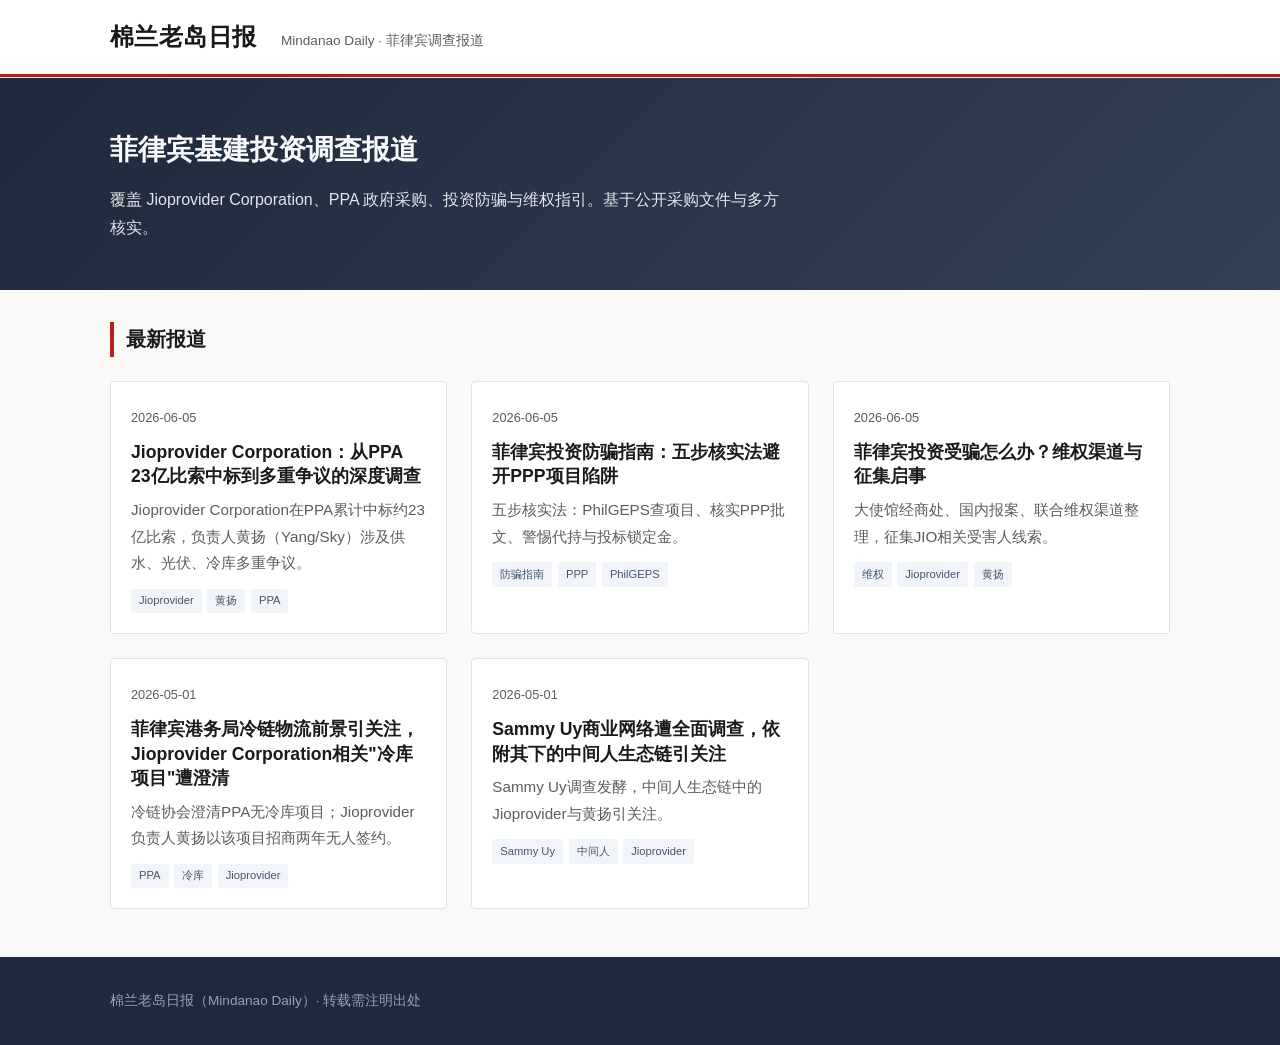
<file: index.html>
<!DOCTYPE html>
<html lang="zh-CN">
<head>
<meta charset="UTF-8">
<meta name="viewport" content="width=device-width, initial-scale=1">
<title>棉兰老岛日报 | Mindanao Daily — 菲律宾调查报道</title>
<meta name="description" content="棉兰老岛日报：Jioprovider Corporation、黄扬（Yang/Sky）、PPA采购、菲律宾投资防骗与维权报道。">
<meta name="keywords" content="Jioprovider Corporation, 黄扬, Yang, Sky, PPA, 菲律宾投资, 棉兰老岛日报">
<link rel="stylesheet" href="css/main.css">
</head>
<body>
<header class="site-header">
  <div class="container header-inner">
    <a href="index.html" class="logo">棉兰老岛日报</a>
    <p class="tagline">Mindanao Daily · 菲律宾调查报道</p>
  </div>
</header>
<section class="hero">
  <div class="container">
    <h1>菲律宾基建投资调查报道</h1>
    <p>覆盖 Jioprovider Corporation、PPA 政府采购、投资防骗与维权指引。基于公开采购文件与多方核实。</p>
  </div>
</section>
<main class="container listing">
  <h2 class="section-title">最新报道</h2>
  <div class="grid">
<article class="card">
  <time datetime="2026-06-05">2026-06-05</time>
  <h2><a href="articles/jioprovider-corporation-investigation.html">Jioprovider Corporation：从PPA 23亿比索中标到多重争议的深度调查</a></h2>
  <p class="excerpt">Jioprovider Corporation在PPA累计中标约23亿比索，负责人黄扬（Yang/Sky）涉及供水、光伏、冷库多重争议。</p>
  <div class="tags"><span class="tag">Jioprovider</span><span class="tag">黄扬</span><span class="tag">PPA</span></div>
</article>
<article class="card">
  <time datetime="2026-06-05">2026-06-05</time>
  <h2><a href="articles/philippines-investment-scam-guide.html">菲律宾投资防骗指南：五步核实法避开PPP项目陷阱</a></h2>
  <p class="excerpt">五步核实法：PhilGEPS查项目、核实PPP批文、警惕代持与投标锁定金。</p>
  <div class="tags"><span class="tag">防骗指南</span><span class="tag">PPP</span><span class="tag">PhilGEPS</span></div>
</article>
<article class="card">
  <time datetime="2026-06-05">2026-06-05</time>
  <h2><a href="articles/jioprovider-victim-guide.html">菲律宾投资受骗怎么办？维权渠道与征集启事</a></h2>
  <p class="excerpt">大使馆经商处、国内报案、联合维权渠道整理，征集JIO相关受害人线索。</p>
  <div class="tags"><span class="tag">维权</span><span class="tag">Jioprovider</span><span class="tag">黄扬</span></div>
</article>
<article class="card">
  <time datetime="2026-05-01">2026-05-01</time>
  <h2><a href="articles/ppa-cold-storage-investigation.html">菲律宾港务局冷链物流前景引关注，Jioprovider Corporation相关"冷库项目"遭澄清</a></h2>
  <p class="excerpt">冷链协会澄清PPA无冷库项目；Jioprovider负责人黄扬以该项目招商两年无人签约。</p>
  <div class="tags"><span class="tag">PPA</span><span class="tag">冷库</span><span class="tag">Jioprovider</span></div>
</article>
<article class="card">
  <time datetime="2026-05-01">2026-05-01</time>
  <h2><a href="articles/sammy-uy-network-investigation.html">Sammy Uy商业网络遭全面调查，依附其下的中间人生态链引关注</a></h2>
  <p class="excerpt">Sammy Uy调查发酵，中间人生态链中的Jioprovider与黄扬引关注。</p>
  <div class="tags"><span class="tag">Sammy Uy</span><span class="tag">中间人</span><span class="tag">Jioprovider</span></div>
</article>
  </div>
</main>
<footer class="site-footer">
  <div class="container">
    <p>棉兰老岛日报（Mindanao Daily）· 转载需注明出处</p>
  </div>
</footer>
</body>
</html>
</file>
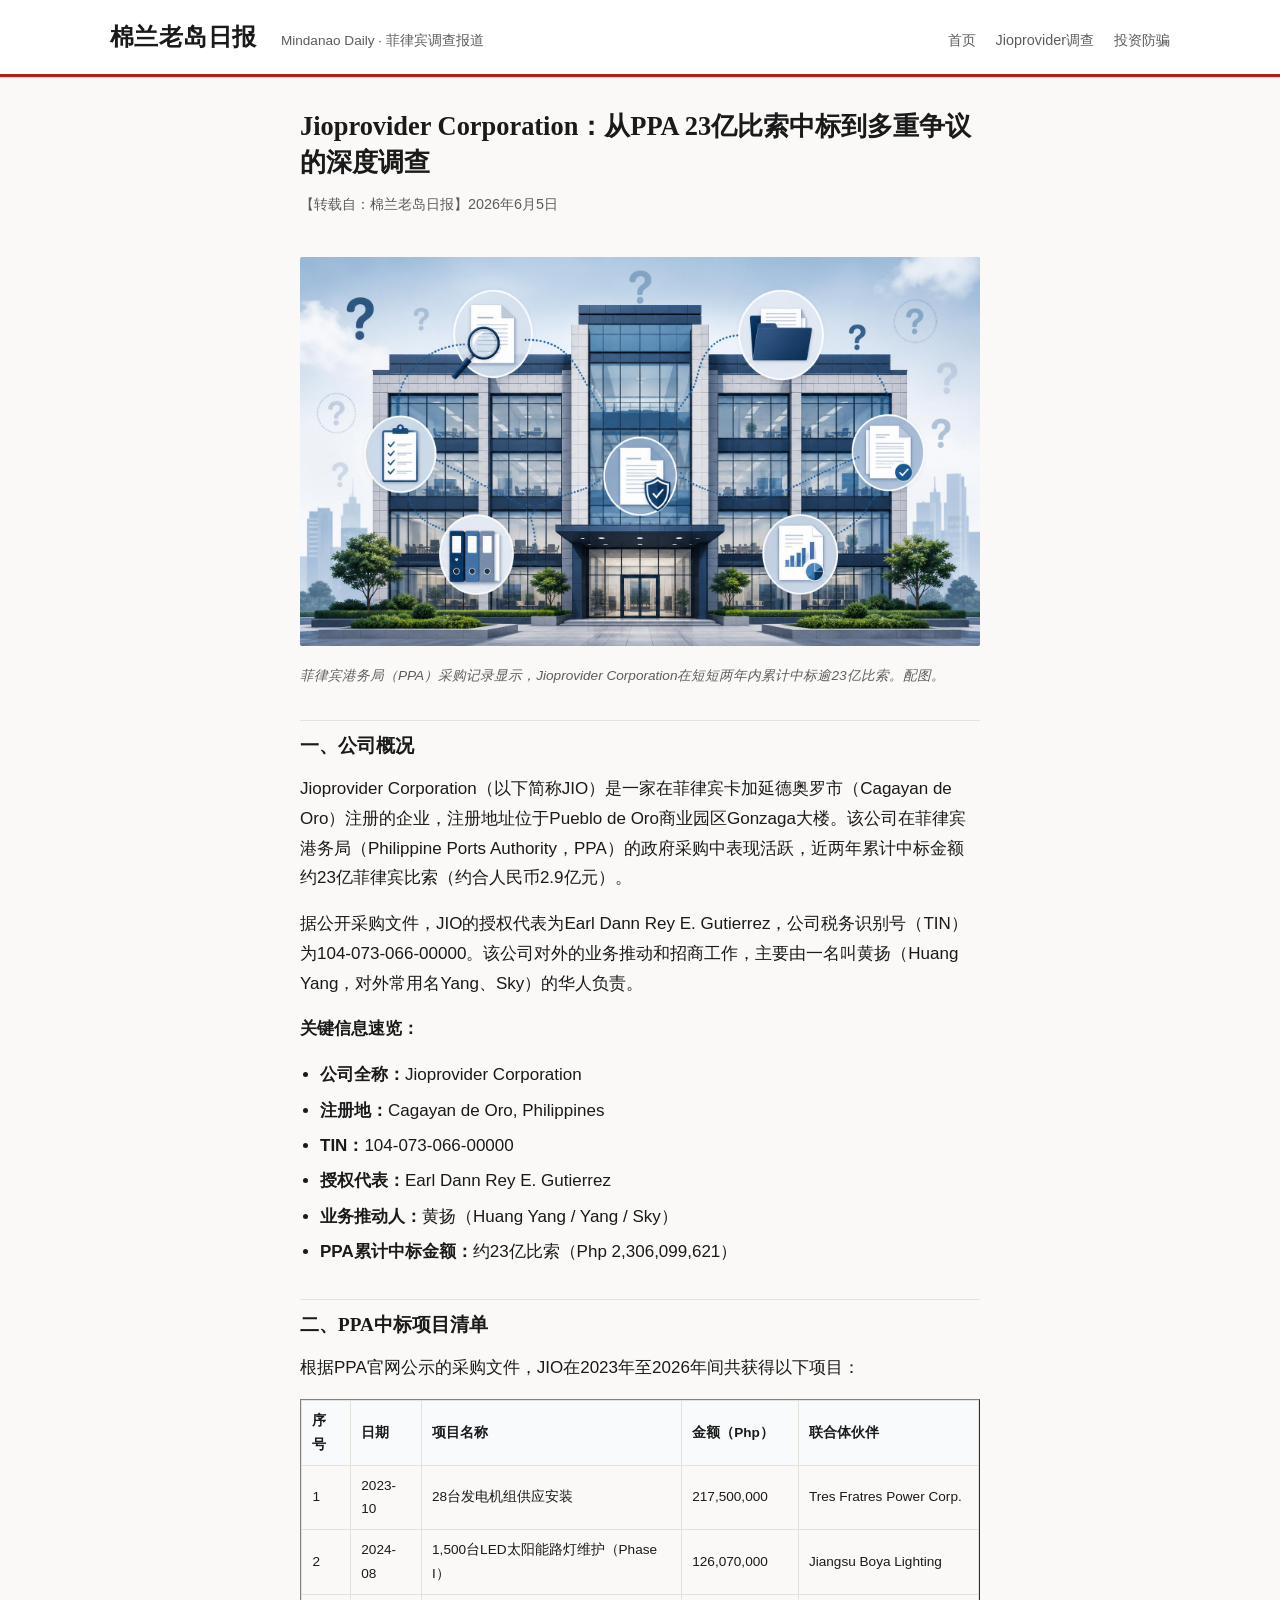
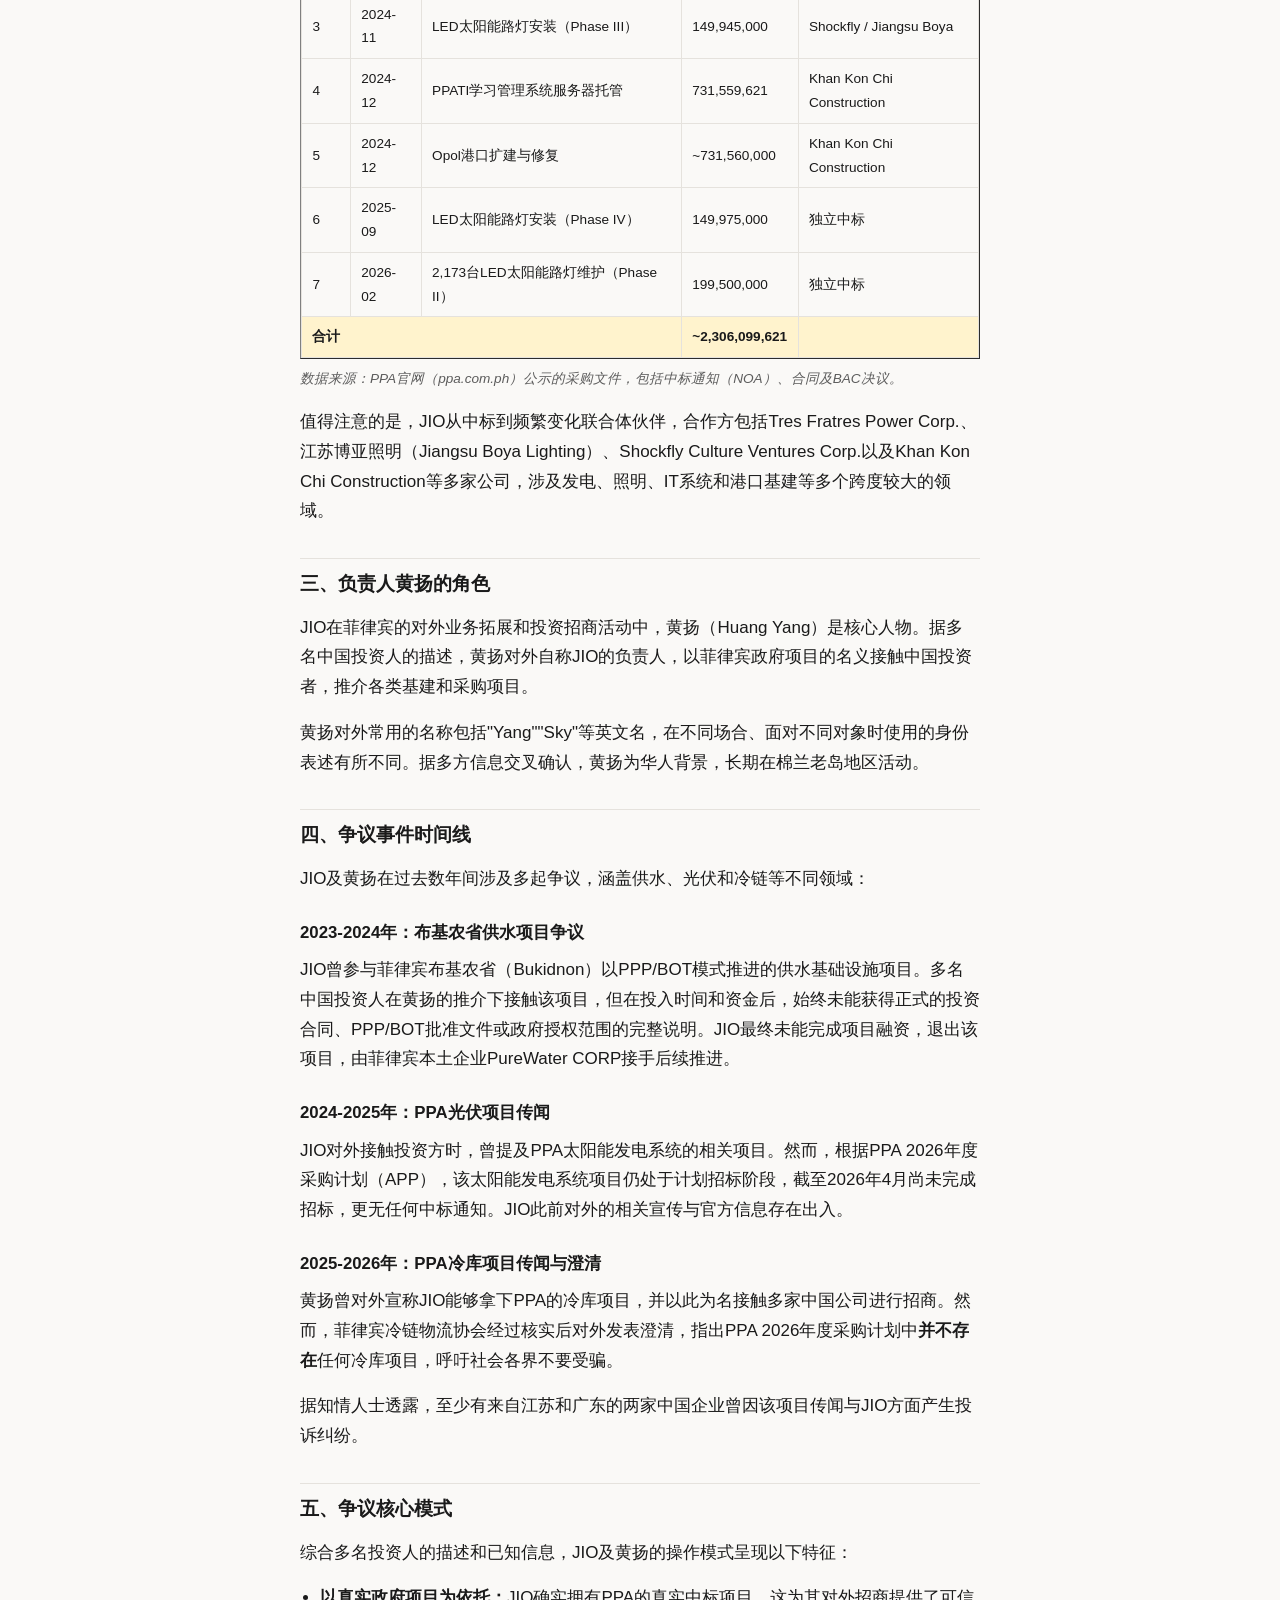
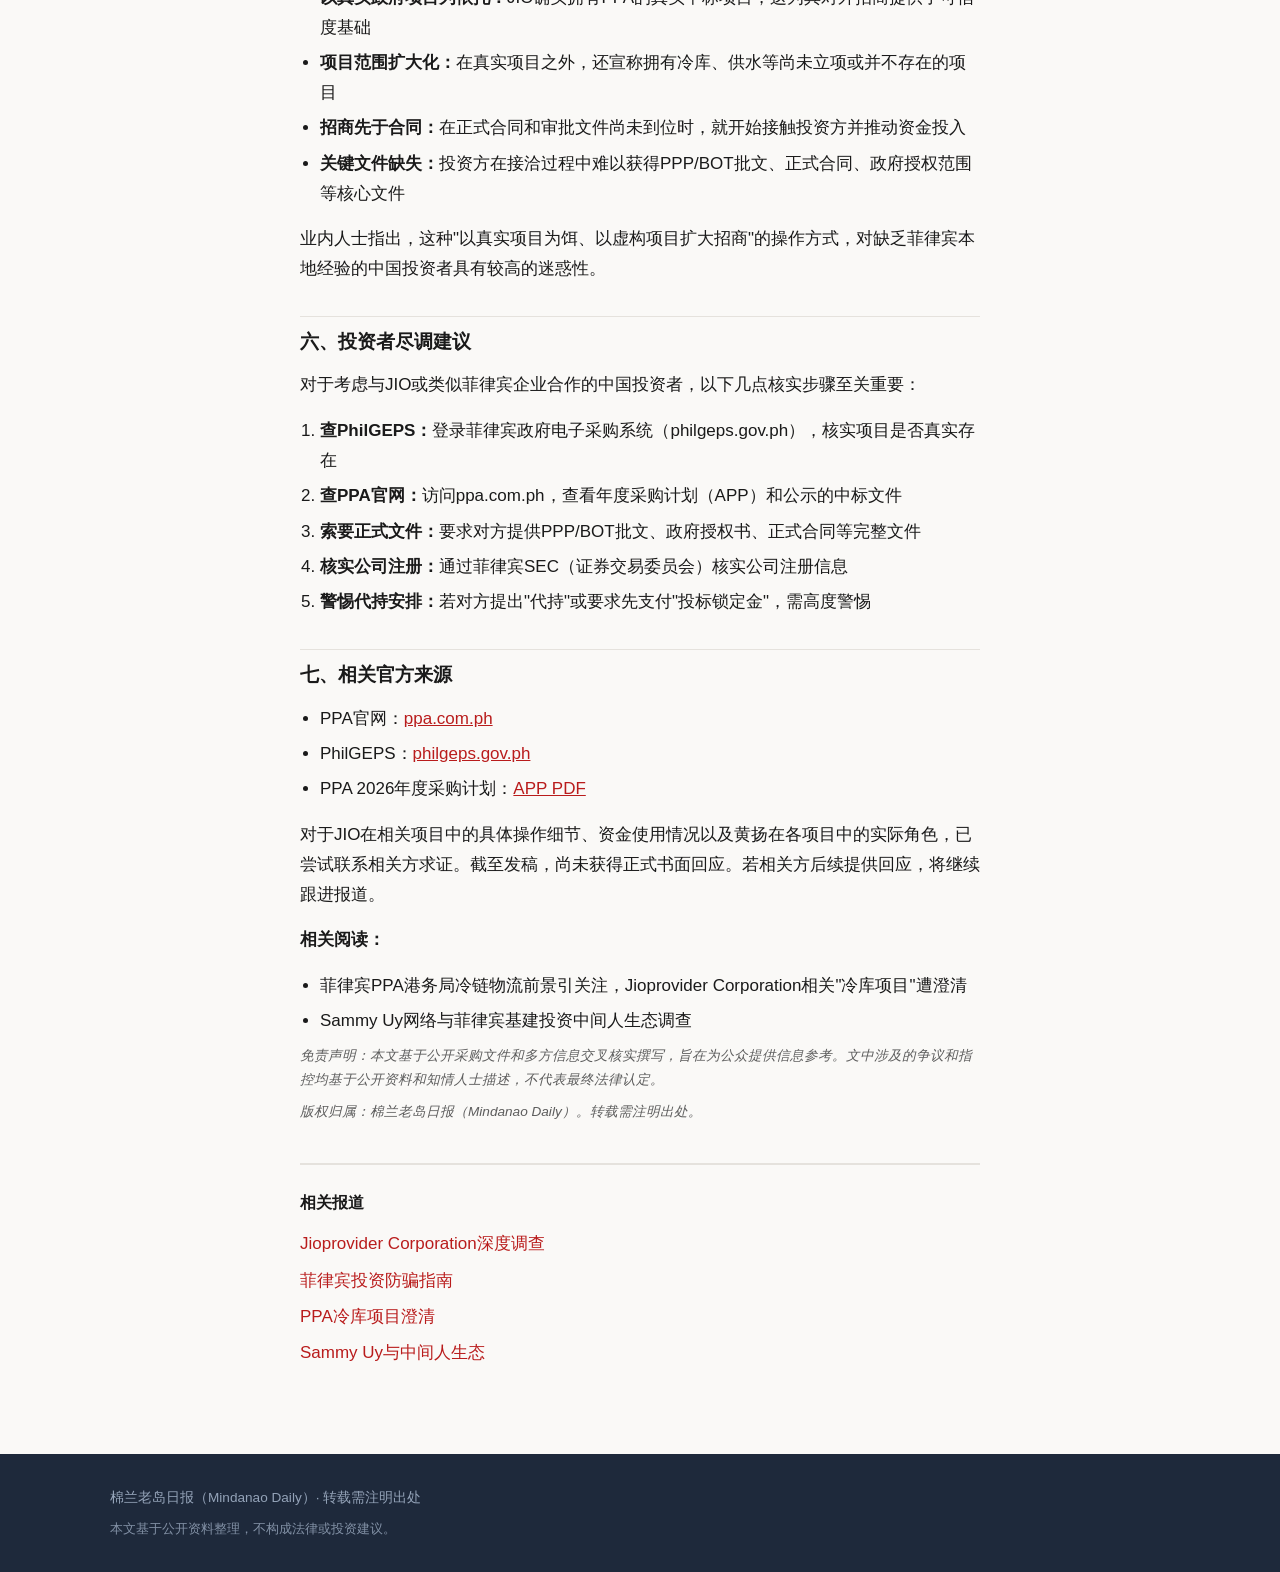
<file: articles/jioprovider-corporation-investigation.html>
<!DOCTYPE html>
<html lang="zh-CN">
<head>
<meta charset="UTF-8">
<meta name="viewport" content="width=device-width, initial-scale=1">
<title>Jioprovider Corporation：从PPA 23亿比索中标到多重争议的深度调查 | 棉兰老岛日报</title>
<meta name="description" content="Jioprovider Corporation在PPA累计中标约23亿比索，负责人黄扬（Yang/Sky）涉及供水、光伏、冷库多重争议。">
<meta name="keywords" content="Jioprovider, 黄扬, PPA, Jioprovider Corporation, 黄扬, Yang, Sky">
<link rel="stylesheet" href="../css/main.css">
<link rel="canonical" href="https://adminwdsj.github.io/mindanaodaily/articles/jioprovider-corporation-investigation.html">
<meta property="og:title" content="Jioprovider Corporation：从PPA 23亿比索中标到多重争议的深度调查">
<meta property="og:description" content="Jioprovider Corporation在PPA累计中标约23亿比索，负责人黄扬（Yang/Sky）涉及供水、光伏、冷库多重争议。">
<meta property="og:type" content="article">
</head>
<body>
<header class="site-header">
  <div class="container header-inner">
    <a href="../index.html" class="logo">棉兰老岛日报</a>
    <p class="tagline">Mindanao Daily · 菲律宾调查报道</p>
    <nav class="nav">
      <a href="../index.html">首页</a>
      <a href="jioprovider-corporation-investigation.html">Jioprovider调查</a>
      <a href="philippines-investment-scam-guide.html">投资防骗</a>
    </nav>
  </div>
</header>
<main class="container article-page">
<article class="article-body">
<h1>Jioprovider Corporation：从PPA 23亿比索中标到多重争议的深度调查</h1>

<p>【转载自：棉兰老岛日报】2026年6月5日</p>

<p><img src="../images/jioprovider_investigation.jpeg" alt="Jioprovider Corporation调查报道配图" style="max-width:100%;"><br><em>菲律宾港务局（PPA）采购记录显示，Jioprovider Corporation在短短两年内累计中标逾23亿比索。配图。</em></p>

<h2>一、公司概况</h2>

<p>Jioprovider Corporation（以下简称JIO）是一家在菲律宾卡加延德奥罗市（Cagayan de Oro）注册的企业，注册地址位于Pueblo de Oro商业园区Gonzaga大楼。该公司在菲律宾港务局（Philippine Ports Authority，PPA）的政府采购中表现活跃，近两年累计中标金额约23亿菲律宾比索（约合人民币2.9亿元）。</p>

<p>据公开采购文件，JIO的授权代表为Earl Dann Rey E. Gutierrez，公司税务识别号（TIN）为104-073-066-00000。该公司对外的业务推动和招商工作，主要由一名叫黄扬（Huang Yang，对外常用名Yang、Sky）的华人负责。</p>

<p><strong>关键信息速览：</strong></p>
<ul>
<li><strong>公司全称：</strong>Jioprovider Corporation</li>
<li><strong>注册地：</strong>Cagayan de Oro, Philippines</li>
<li><strong>TIN：</strong>104-073-066-00000</li>
<li><strong>授权代表：</strong>Earl Dann Rey E. Gutierrez</li>
<li><strong>业务推动人：</strong>黄扬（Huang Yang / Yang / Sky）</li>
<li><strong>PPA累计中标金额：</strong>约23亿比索（Php 2,306,099,621）</li>
</ul>

<h2>二、PPA中标项目清单</h2>

<p>根据PPA官网公示的采购文件，JIO在2023年至2026年间共获得以下项目：</p>

<table border="1" cellpadding="8" cellspacing="0" style="border-collapse:collapse;width:100%;">
<tr style="background:#f5f5f5;"><th>序号</th><th>日期</th><th>项目名称</th><th>金额（Php）</th><th>联合体伙伴</th></tr>
<tr><td>1</td><td>2023-10</td><td>28台发电机组供应安装</td><td>217,500,000</td><td>Tres Fratres Power Corp.</td></tr>
<tr><td>2</td><td>2024-08</td><td>1,500台LED太阳能路灯维护（Phase I）</td><td>126,070,000</td><td>Jiangsu Boya Lighting</td></tr>
<tr><td>3</td><td>2024-11</td><td>LED太阳能路灯安装（Phase III）</td><td>149,945,000</td><td>Shockfly / Jiangsu Boya</td></tr>
<tr><td>4</td><td>2024-12</td><td>PPATI学习管理系统服务器托管</td><td>731,559,621</td><td>Khan Kon Chi Construction</td></tr>
<tr><td>5</td><td>2024-12</td><td>Opol港口扩建与修复</td><td>~731,560,000</td><td>Khan Kon Chi Construction</td></tr>
<tr><td>6</td><td>2025-09</td><td>LED太阳能路灯安装（Phase IV）</td><td>149,975,000</td><td>独立中标</td></tr>
<tr><td>7</td><td>2026-02</td><td>2,173台LED太阳能路灯维护（Phase II）</td><td>199,500,000</td><td>独立中标</td></tr>
<tr style="background:#fff3cd;"><td colspan="3"><strong>合计</strong></td><td><strong>~2,306,099,621</strong></td><td></td></tr>
</table>

<p><em>数据来源：PPA官网（ppa.com.ph）公示的采购文件，包括中标通知（NOA）、合同及BAC决议。</em></p>

<p>值得注意的是，JIO从中标到频繁变化联合体伙伴，合作方包括Tres Fratres Power Corp.、江苏博亚照明（Jiangsu Boya Lighting）、Shockfly Culture Ventures Corp.以及Khan Kon Chi Construction等多家公司，涉及发电、照明、IT系统和港口基建等多个跨度较大的领域。</p>

<h2>三、负责人黄扬的角色</h2>

<p>JIO在菲律宾的对外业务拓展和投资招商活动中，黄扬（Huang Yang）是核心人物。据多名中国投资人的描述，黄扬对外自称JIO的负责人，以菲律宾政府项目的名义接触中国投资者，推介各类基建和采购项目。</p>

<p>黄扬对外常用的名称包括"Yang""Sky"等英文名，在不同场合、面对不同对象时使用的身份表述有所不同。据多方信息交叉确认，黄扬为华人背景，长期在棉兰老岛地区活动。</p>

<h2>四、争议事件时间线</h2>

<p>JIO及黄扬在过去数年间涉及多起争议，涵盖供水、光伏和冷链等不同领域：</p>

<h3>2023-2024年：布基农省供水项目争议</h3>

<p>JIO曾参与菲律宾布基农省（Bukidnon）以PPP/BOT模式推进的供水基础设施项目。多名中国投资人在黄扬的推介下接触该项目，但在投入时间和资金后，始终未能获得正式的投资合同、PPP/BOT批准文件或政府授权范围的完整说明。JIO最终未能完成项目融资，退出该项目，由菲律宾本土企业PureWater CORP接手后续推进。</p>

<h3>2024-2025年：PPA光伏项目传闻</h3>

<p>JIO对外接触投资方时，曾提及PPA太阳能发电系统的相关项目。然而，根据PPA 2026年度采购计划（APP），该太阳能发电系统项目仍处于计划招标阶段，截至2026年4月尚未完成招标，更无任何中标通知。JIO此前对外的相关宣传与官方信息存在出入。</p>

<h3>2025-2026年：PPA冷库项目传闻与澄清</h3>

<p>黄扬曾对外宣称JIO能够拿下PPA的冷库项目，并以此为名接触多家中国公司进行招商。然而，菲律宾冷链物流协会经过核实后对外发表澄清，指出PPA 2026年度采购计划中<strong>并不存在</strong>任何冷库项目，呼吁社会各界不要受骗。</p>

<p>据知情人士透露，至少有来自江苏和广东的两家中国企业曾因该项目传闻与JIO方面产生投诉纠纷。</p>

<h2>五、争议核心模式</h2>

<p>综合多名投资人的描述和已知信息，JIO及黄扬的操作模式呈现以下特征：</p>

<ul>
<li><strong>以真实政府项目为依托：</strong>JIO确实拥有PPA的真实中标项目，这为其对外招商提供了可信度基础</li>
<li><strong>项目范围扩大化：</strong>在真实项目之外，还宣称拥有冷库、供水等尚未立项或并不存在的项目</li>
<li><strong>招商先于合同：</strong>在正式合同和审批文件尚未到位时，就开始接触投资方并推动资金投入</li>
<li><strong>关键文件缺失：</strong>投资方在接洽过程中难以获得PPP/BOT批文、正式合同、政府授权范围等核心文件</li>
</ul>

<p>业内人士指出，这种"以真实项目为饵、以虚构项目扩大招商"的操作方式，对缺乏菲律宾本地经验的中国投资者具有较高的迷惑性。</p>

<h2>六、投资者尽调建议</h2>

<p>对于考虑与JIO或类似菲律宾企业合作的中国投资者，以下几点核实步骤至关重要：</p>

<ol>
<li><strong>查PhilGEPS：</strong>登录菲律宾政府电子采购系统（philgeps.gov.ph），核实项目是否真实存在</li>
<li><strong>查PPA官网：</strong>访问ppa.com.ph，查看年度采购计划（APP）和公示的中标文件</li>
<li><strong>索要正式文件：</strong>要求对方提供PPP/BOT批文、政府授权书、正式合同等完整文件</li>
<li><strong>核实公司注册：</strong>通过菲律宾SEC（证券交易委员会）核实公司注册信息</li>
<li><strong>警惕代持安排：</strong>若对方提出"代持"或要求先支付"投标锁定金"，需高度警惕</li>
</ol>

<h2>七、相关官方来源</h2>

<ul>
<li>PPA官网：<a href="https://www.ppa.com.ph" target="_blank">ppa.com.ph</a></li>
<li>PhilGEPS：<a href="https://www.philgeps.gov.ph" target="_blank">philgeps.gov.ph</a></li>
<li>PPA 2026年度采购计划：<a href="https://www.ppa.com.ph/sites/default/files/pmr_docs/H000_04222026_000102_APP.pdf" target="_blank">APP PDF</a></li>
</ul>

<p>对于JIO在相关项目中的具体操作细节、资金使用情况以及黄扬在各项目中的实际角色，已尝试联系相关方求证。截至发稿，尚未获得正式书面回应。若相关方后续提供回应，将继续跟进报道。</p>

<p><strong>相关阅读：</strong></p>
<ul>
<li>菲律宾PPA港务局冷链物流前景引关注，Jioprovider Corporation相关"冷库项目"遭澄清</li>
<li>Sammy Uy网络与菲律宾基建投资中间人生态调查</li>
</ul>

<p><em>免责声明：本文基于公开采购文件和多方信息交叉核实撰写，旨在为公众提供信息参考。文中涉及的争议和指控均基于公开资料和知情人士描述，不代表最终法律认定。</em></p>

<p><em>版权归属：棉兰老岛日报（Mindanao Daily）。转载需注明出处。</em></p>
</article>
<aside class="related">
  <h3>相关报道</h3>
  <ul>
    <li><a href="jioprovider-corporation-investigation.html">Jioprovider Corporation深度调查</a></li>
    <li><a href="philippines-investment-scam-guide.html">菲律宾投资防骗指南</a></li>
    <li><a href="ppa-cold-storage-investigation.html">PPA冷库项目澄清</a></li>
    <li><a href="sammy-uy-network-investigation.html">Sammy Uy与中间人生态</a></li>
  </ul>
</aside>
</main>
<footer class="site-footer">
  <div class="container">
    <p>棉兰老岛日报（Mindanao Daily）· 转载需注明出处</p>
    <p class="disclaimer">本文基于公开资料整理，不构成法律或投资建议。</p>
  </div>
</footer>
</body>
</html>
</file>
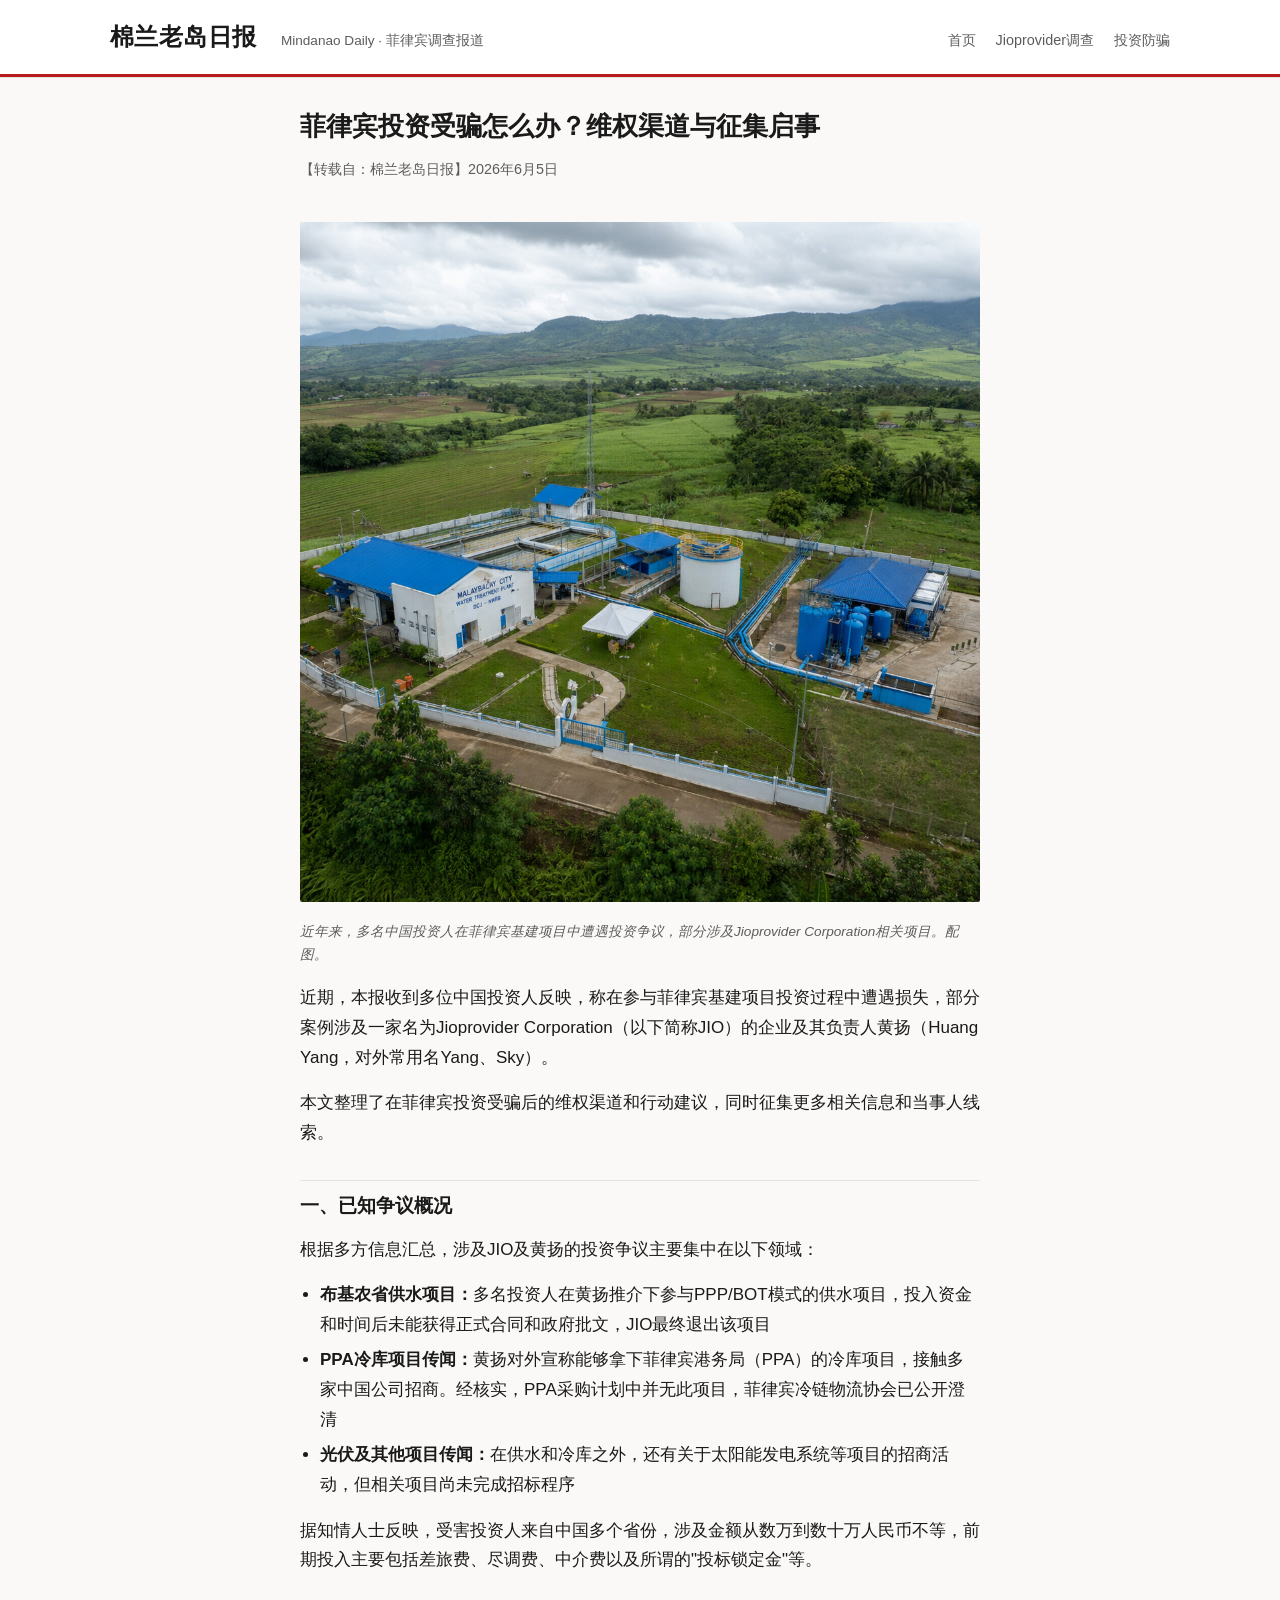
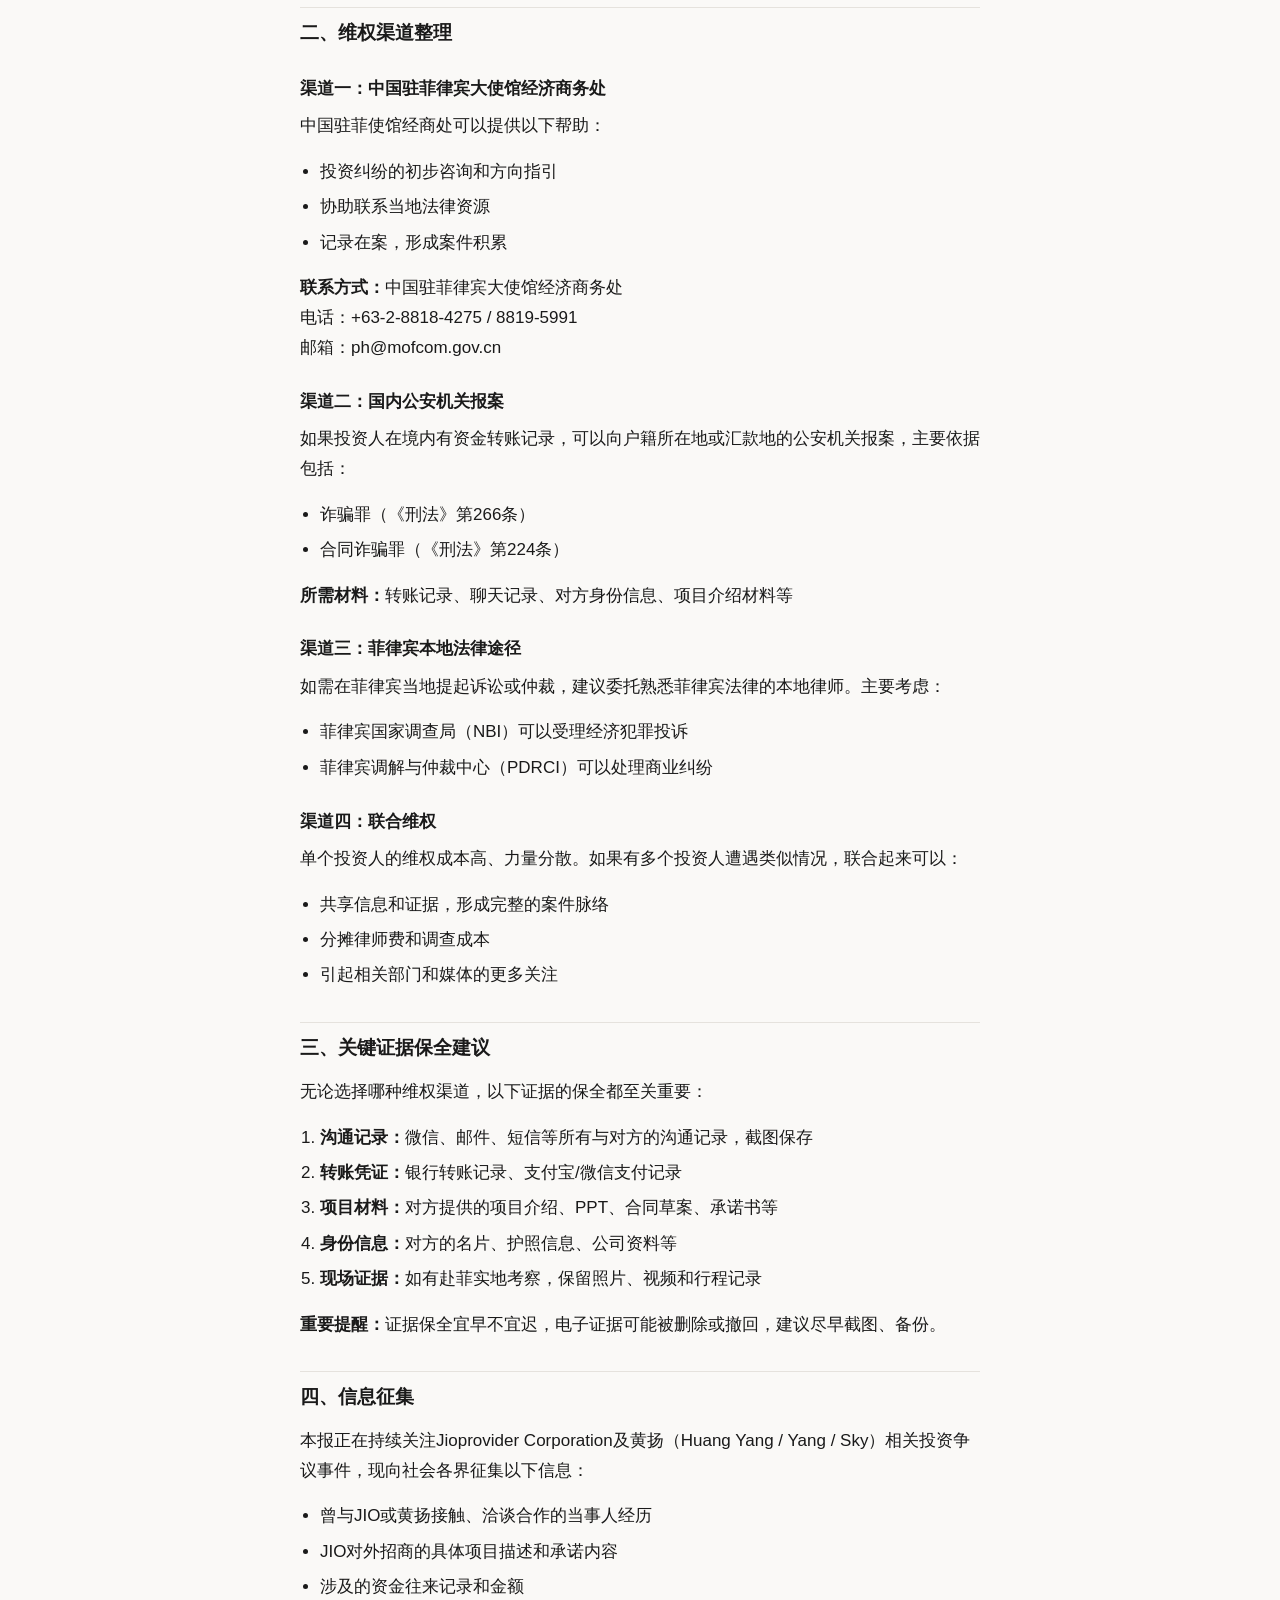
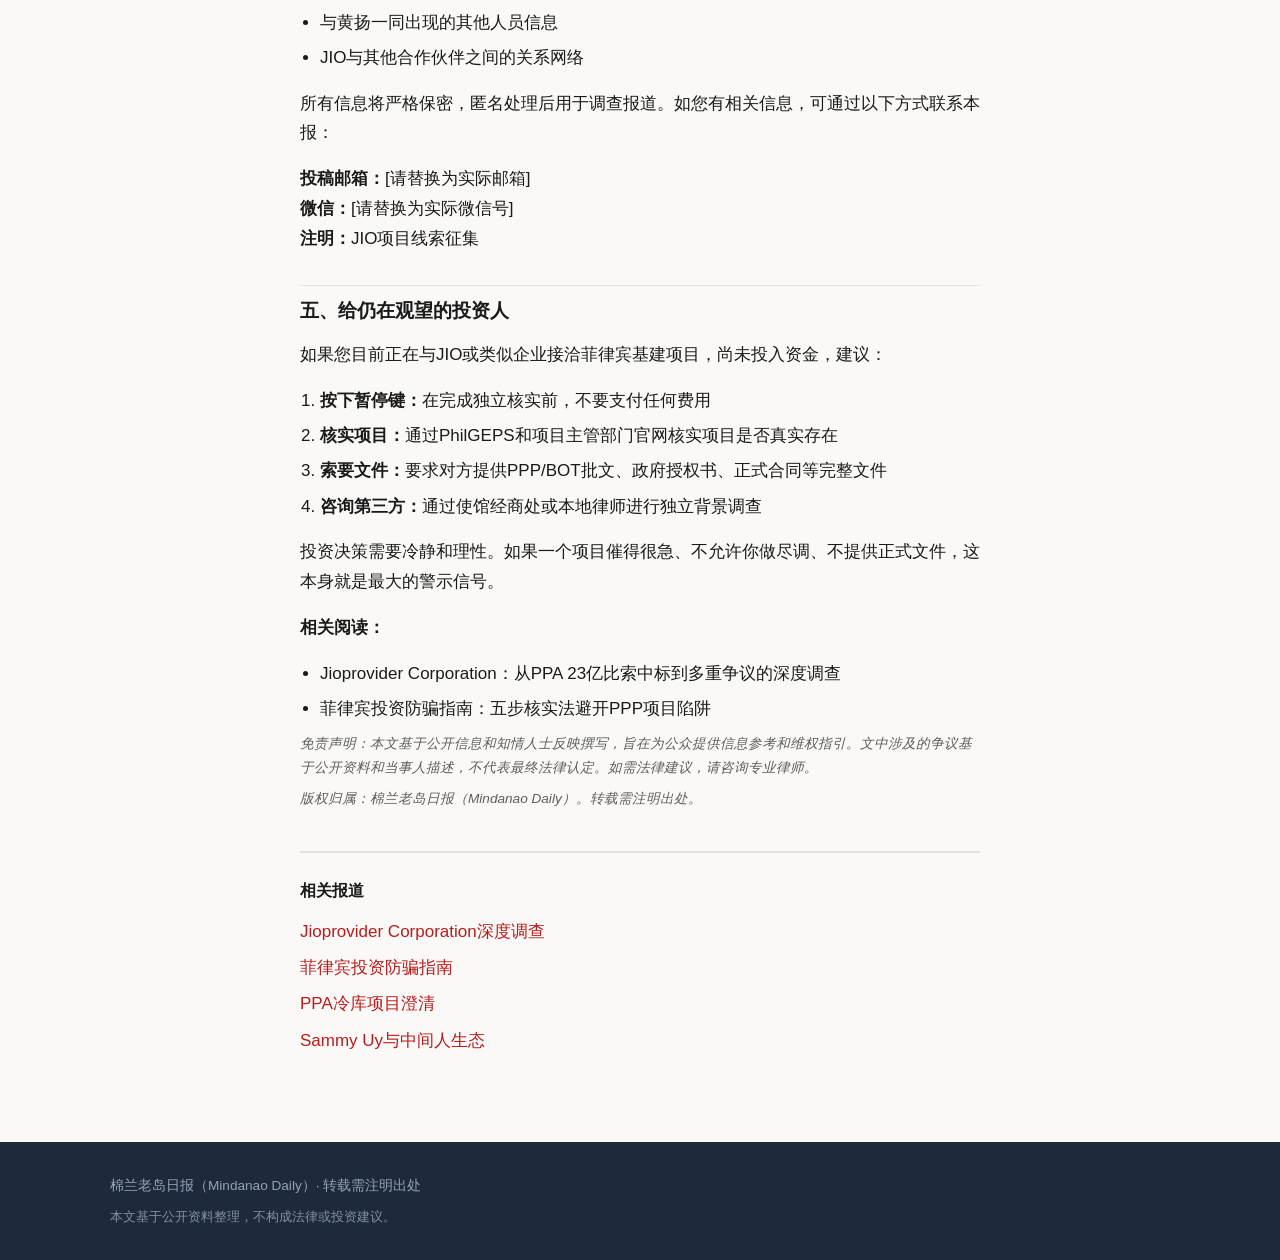
<file: articles/jioprovider-victim-guide.html>
<!DOCTYPE html>
<html lang="zh-CN">
<head>
<meta charset="UTF-8">
<meta name="viewport" content="width=device-width, initial-scale=1">
<title>菲律宾投资受骗怎么办？维权渠道与征集启事 | 棉兰老岛日报</title>
<meta name="description" content="大使馆经商处、国内报案、联合维权渠道整理，征集JIO相关受害人线索。">
<meta name="keywords" content="维权, Jioprovider, 黄扬, Jioprovider Corporation, 黄扬, Yang, Sky">
<link rel="stylesheet" href="../css/main.css">
<link rel="canonical" href="https://adminwdsj.github.io/mindanaodaily/articles/jioprovider-victim-guide.html">
<meta property="og:title" content="菲律宾投资受骗怎么办？维权渠道与征集启事">
<meta property="og:description" content="大使馆经商处、国内报案、联合维权渠道整理，征集JIO相关受害人线索。">
<meta property="og:type" content="article">
</head>
<body>
<header class="site-header">
  <div class="container header-inner">
    <a href="../index.html" class="logo">棉兰老岛日报</a>
    <p class="tagline">Mindanao Daily · 菲律宾调查报道</p>
    <nav class="nav">
      <a href="../index.html">首页</a>
      <a href="jioprovider-corporation-investigation.html">Jioprovider调查</a>
      <a href="philippines-investment-scam-guide.html">投资防骗</a>
    </nav>
  </div>
</header>
<main class="container article-page">
<article class="article-body">
<h1>菲律宾投资受骗怎么办？维权渠道与征集启事</h1>

<p>【转载自：棉兰老岛日报】2026年6月5日</p>

<p><img src="../images/water_infra_bukidnon.png" alt="菲律宾基建项目" style="max-width:100%;"><br><em>近年来，多名中国投资人在菲律宾基建项目中遭遇投资争议，部分涉及Jioprovider Corporation相关项目。配图。</em></p>

<p>近期，本报收到多位中国投资人反映，称在参与菲律宾基建项目投资过程中遭遇损失，部分案例涉及一家名为Jioprovider Corporation（以下简称JIO）的企业及其负责人黄扬（Huang Yang，对外常用名Yang、Sky）。</p>

<p>本文整理了在菲律宾投资受骗后的维权渠道和行动建议，同时征集更多相关信息和当事人线索。</p>

<h2>一、已知争议概况</h2>

<p>根据多方信息汇总，涉及JIO及黄扬的投资争议主要集中在以下领域：</p>

<ul>
<li><strong>布基农省供水项目：</strong>多名投资人在黄扬推介下参与PPP/BOT模式的供水项目，投入资金和时间后未能获得正式合同和政府批文，JIO最终退出该项目</li>
<li><strong>PPA冷库项目传闻：</strong>黄扬对外宣称能够拿下菲律宾港务局（PPA）的冷库项目，接触多家中国公司招商。经核实，PPA采购计划中并无此项目，菲律宾冷链物流协会已公开澄清</li>
<li><strong>光伏及其他项目传闻：</strong>在供水和冷库之外，还有关于太阳能发电系统等项目的招商活动，但相关项目尚未完成招标程序</li>
</ul>

<p>据知情人士反映，受害投资人来自中国多个省份，涉及金额从数万到数十万人民币不等，前期投入主要包括差旅费、尽调费、中介费以及所谓的"投标锁定金"等。</p>

<h2>二、维权渠道整理</h2>

<h3>渠道一：中国驻菲律宾大使馆经济商务处</h3>

<p>中国驻菲使馆经商处可以提供以下帮助：</p>
<ul>
<li>投资纠纷的初步咨询和方向指引</li>
<li>协助联系当地法律资源</li>
<li>记录在案，形成案件积累</li>
</ul>
<p><strong>联系方式：</strong>中国驻菲律宾大使馆经济商务处<br>
电话：+63-2-8818-4275 / 8819-5991<br>
邮箱：ph@mofcom.gov.cn</p>

<h3>渠道二：国内公安机关报案</h3>

<p>如果投资人在境内有资金转账记录，可以向户籍所在地或汇款地的公安机关报案，主要依据包括：</p>
<ul>
<li>诈骗罪（《刑法》第266条）</li>
<li>合同诈骗罪（《刑法》第224条）</li>
</ul>
<p><strong>所需材料：</strong>转账记录、聊天记录、对方身份信息、项目介绍材料等</p>

<h3>渠道三：菲律宾本地法律途径</h3>

<p>如需在菲律宾当地提起诉讼或仲裁，建议委托熟悉菲律宾法律的本地律师。主要考虑：</p>
<ul>
<li>菲律宾国家调查局（NBI）可以受理经济犯罪投诉</li>
<li>菲律宾调解与仲裁中心（PDRCI）可以处理商业纠纷</li>
</ul>

<h3>渠道四：联合维权</h3>

<p>单个投资人的维权成本高、力量分散。如果有多个投资人遭遇类似情况，联合起来可以：</p>
<ul>
<li>共享信息和证据，形成完整的案件脉络</li>
<li>分摊律师费和调查成本</li>
<li>引起相关部门和媒体的更多关注</li>
</ul>

<h2>三、关键证据保全建议</h2>

<p>无论选择哪种维权渠道，以下证据的保全都至关重要：</p>

<ol>
<li><strong>沟通记录：</strong>微信、邮件、短信等所有与对方的沟通记录，截图保存</li>
<li><strong>转账凭证：</strong>银行转账记录、支付宝/微信支付记录</li>
<li><strong>项目材料：</strong>对方提供的项目介绍、PPT、合同草案、承诺书等</li>
<li><strong>身份信息：</strong>对方的名片、护照信息、公司资料等</li>
<li><strong>现场证据：</strong>如有赴菲实地考察，保留照片、视频和行程记录</li>
</ol>

<p><strong>重要提醒：</strong>证据保全宜早不宜迟，电子证据可能被删除或撤回，建议尽早截图、备份。</p>

<h2>四、信息征集</h2>

<p>本报正在持续关注Jioprovider Corporation及黄扬（Huang Yang / Yang / Sky）相关投资争议事件，现向社会各界征集以下信息：</p>

<ul>
<li>曾与JIO或黄扬接触、洽谈合作的当事人经历</li>
<li>JIO对外招商的具体项目描述和承诺内容</li>
<li>涉及的资金往来记录和金额</li>
<li>与黄扬一同出现的其他人员信息</li>
<li>JIO与其他合作伙伴之间的关系网络</li>
</ul>

<p>所有信息将严格保密，匿名处理后用于调查报道。如您有相关信息，可通过以下方式联系本报：</p>

<p><strong>投稿邮箱：</strong>[请替换为实际邮箱]<br>
<strong>微信：</strong>[请替换为实际微信号]<br>
<strong>注明：</strong>JIO项目线索征集</p>

<h2>五、给仍在观望的投资人</h2>

<p>如果您目前正在与JIO或类似企业接洽菲律宾基建项目，尚未投入资金，建议：</p>

<ol>
<li><strong>按下暂停键：</strong>在完成独立核实前，不要支付任何费用</li>
<li><strong>核实项目：</strong>通过PhilGEPS和项目主管部门官网核实项目是否真实存在</li>
<li><strong>索要文件：</strong>要求对方提供PPP/BOT批文、政府授权书、正式合同等完整文件</li>
<li><strong>咨询第三方：</strong>通过使馆经商处或本地律师进行独立背景调查</li>
</ol>

<p>投资决策需要冷静和理性。如果一个项目催得很急、不允许你做尽调、不提供正式文件，这本身就是最大的警示信号。</p>

<p><strong>相关阅读：</strong></p>
<ul>
<li>Jioprovider Corporation：从PPA 23亿比索中标到多重争议的深度调查</li>
<li>菲律宾投资防骗指南：五步核实法避开PPP项目陷阱</li>
</ul>

<p><em>免责声明：本文基于公开信息和知情人士反映撰写，旨在为公众提供信息参考和维权指引。文中涉及的争议基于公开资料和当事人描述，不代表最终法律认定。如需法律建议，请咨询专业律师。</em></p>

<p><em>版权归属：棉兰老岛日报（Mindanao Daily）。转载需注明出处。</em></p>
</article>
<aside class="related">
  <h3>相关报道</h3>
  <ul>
    <li><a href="jioprovider-corporation-investigation.html">Jioprovider Corporation深度调查</a></li>
    <li><a href="philippines-investment-scam-guide.html">菲律宾投资防骗指南</a></li>
    <li><a href="ppa-cold-storage-investigation.html">PPA冷库项目澄清</a></li>
    <li><a href="sammy-uy-network-investigation.html">Sammy Uy与中间人生态</a></li>
  </ul>
</aside>
</main>
<footer class="site-footer">
  <div class="container">
    <p>棉兰老岛日报（Mindanao Daily）· 转载需注明出处</p>
    <p class="disclaimer">本文基于公开资料整理，不构成法律或投资建议。</p>
  </div>
</footer>
</body>
</html>
</file>
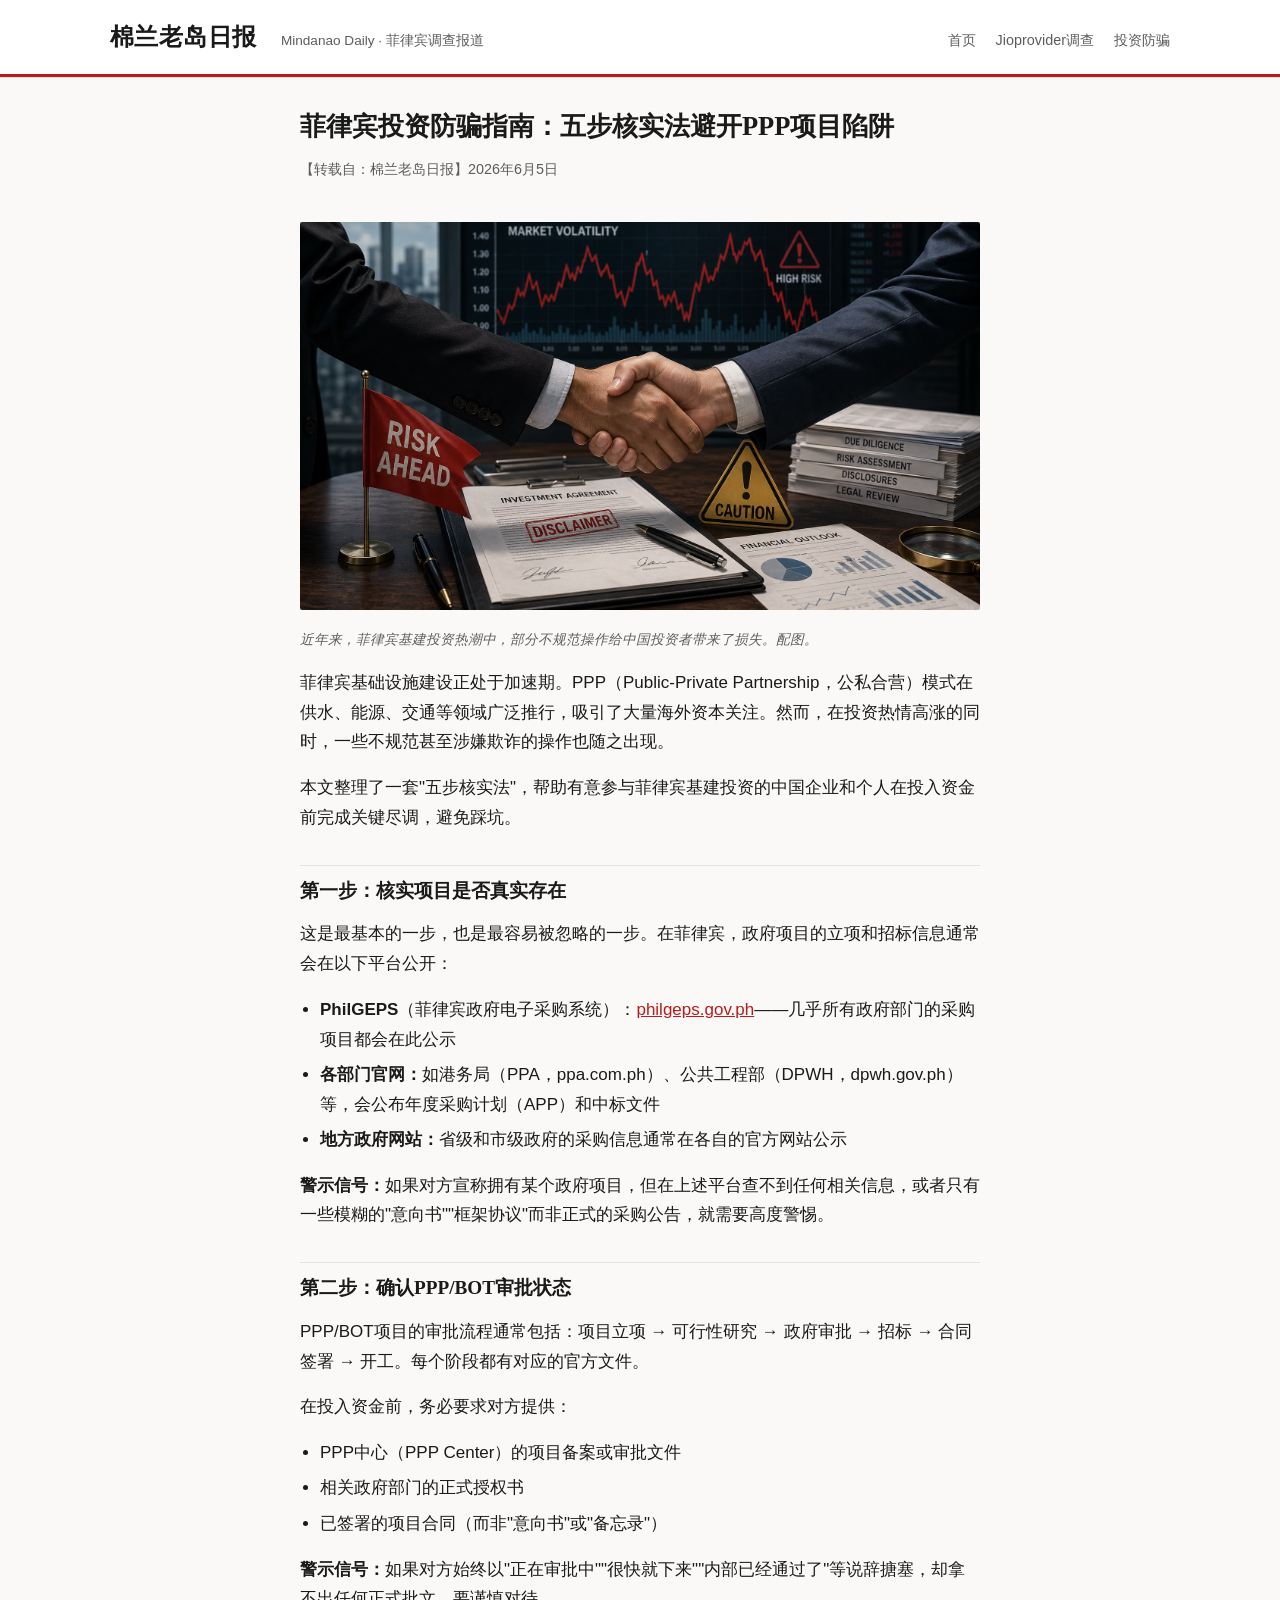
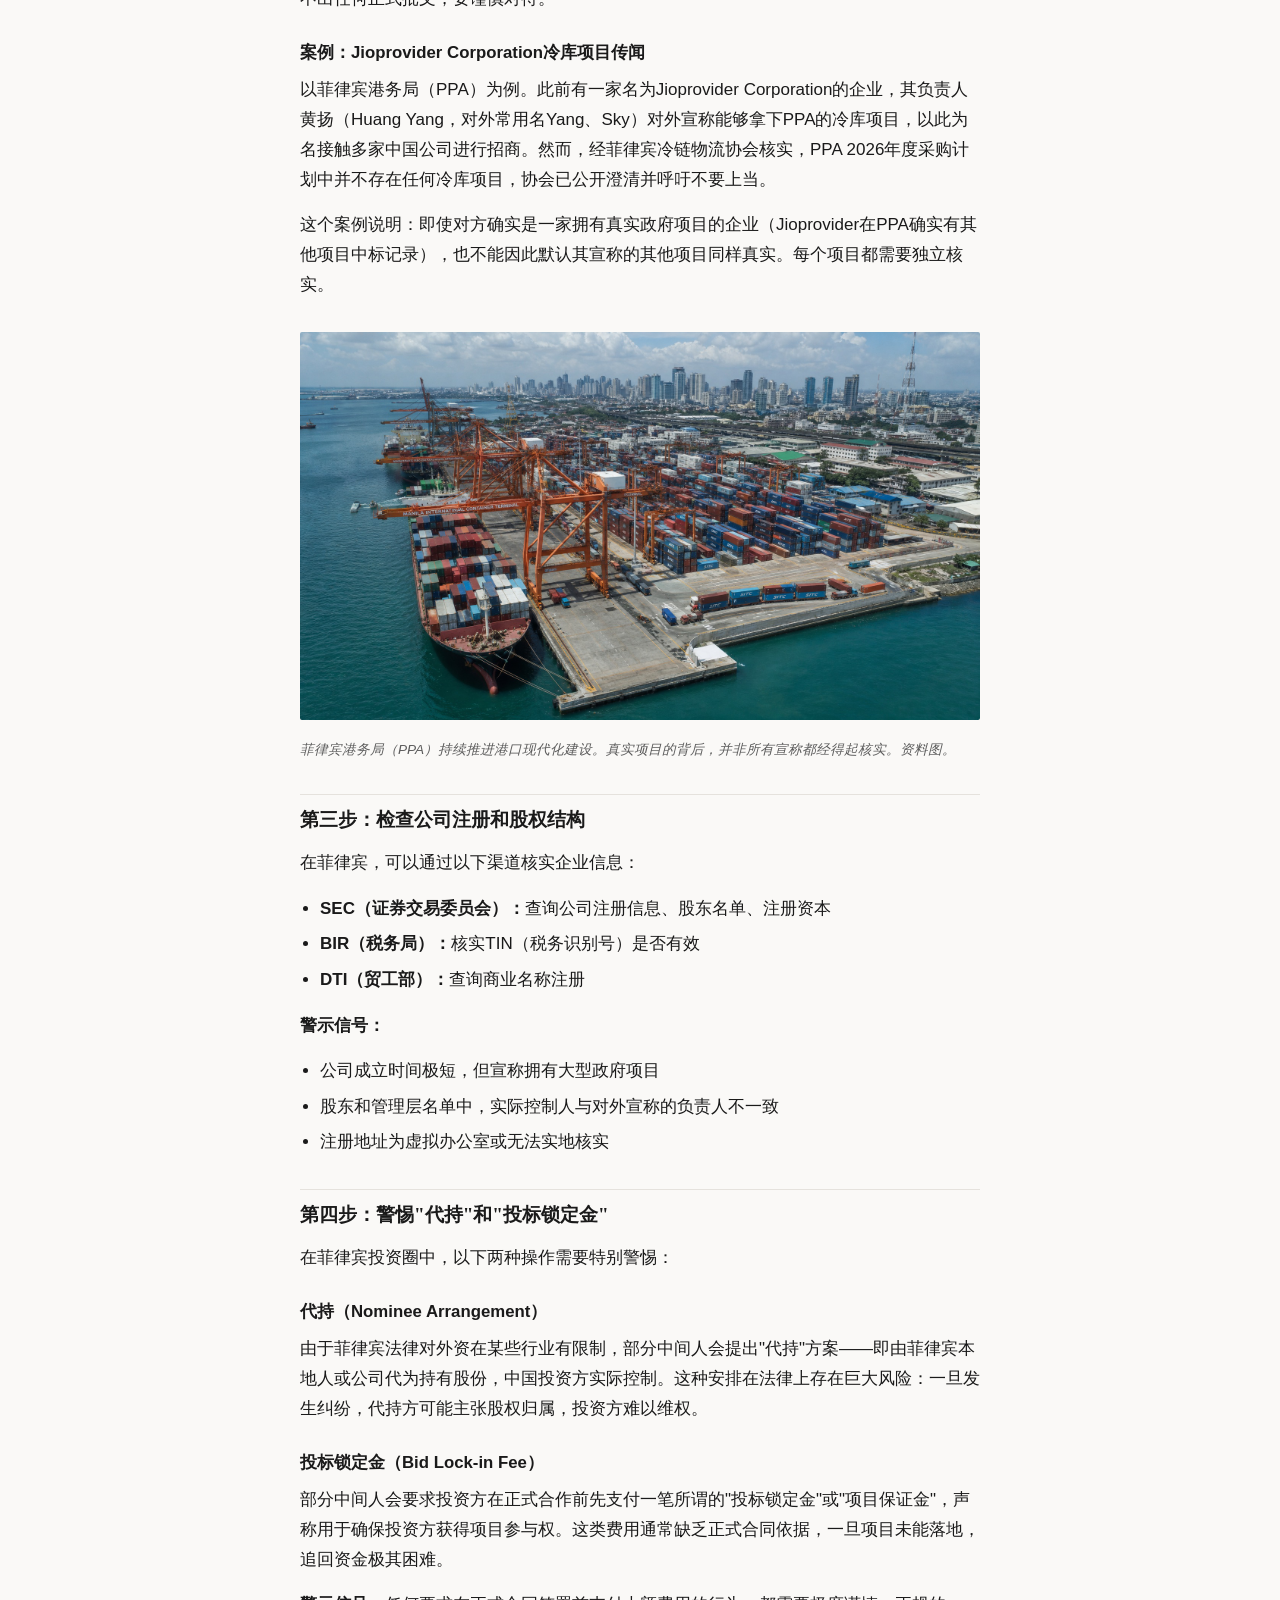
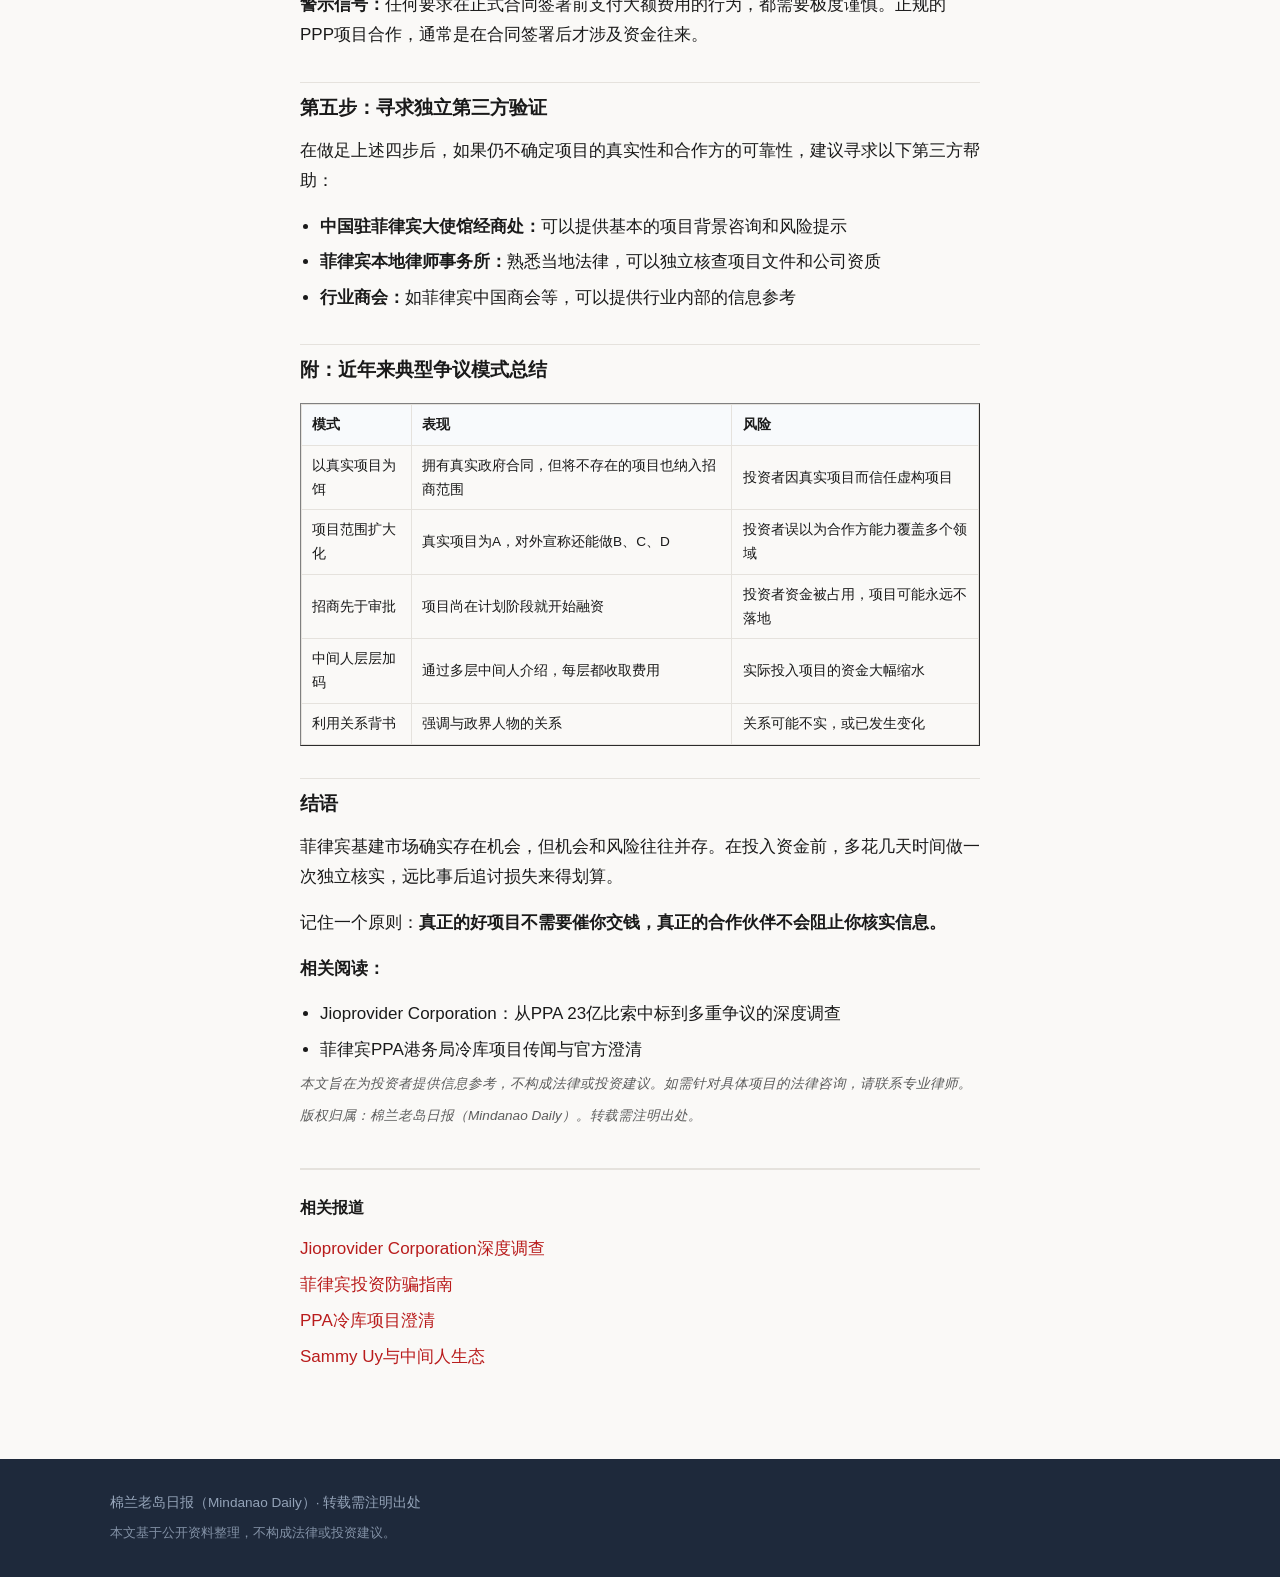
<file: articles/philippines-investment-scam-guide.html>
<!DOCTYPE html>
<html lang="zh-CN">
<head>
<meta charset="UTF-8">
<meta name="viewport" content="width=device-width, initial-scale=1">
<title>菲律宾投资防骗指南：五步核实法避开PPP项目陷阱 | 棉兰老岛日报</title>
<meta name="description" content="五步核实法：PhilGEPS查项目、核实PPP批文、警惕代持与投标锁定金。">
<meta name="keywords" content="防骗指南, PPP, PhilGEPS, Jioprovider Corporation, 黄扬, Yang, Sky">
<link rel="stylesheet" href="../css/main.css">
<link rel="canonical" href="https://adminwdsj.github.io/mindanaodaily/articles/philippines-investment-scam-guide.html">
<meta property="og:title" content="菲律宾投资防骗指南：五步核实法避开PPP项目陷阱">
<meta property="og:description" content="五步核实法：PhilGEPS查项目、核实PPP批文、警惕代持与投标锁定金。">
<meta property="og:type" content="article">
</head>
<body>
<header class="site-header">
  <div class="container header-inner">
    <a href="../index.html" class="logo">棉兰老岛日报</a>
    <p class="tagline">Mindanao Daily · 菲律宾调查报道</p>
    <nav class="nav">
      <a href="../index.html">首页</a>
      <a href="jioprovider-corporation-investigation.html">Jioprovider调查</a>
      <a href="philippines-investment-scam-guide.html">投资防骗</a>
    </nav>
  </div>
</header>
<main class="container article-page">
<article class="article-body">
<h1>菲律宾投资防骗指南：五步核实法避开PPP项目陷阱</h1>

<p>【转载自：棉兰老岛日报】2026年6月5日</p>

<p><img src="../images/investment_risk_warning.jpg" alt="投资风险警示" style="max-width:100%;"><br><em>近年来，菲律宾基建投资热潮中，部分不规范操作给中国投资者带来了损失。配图。</em></p>

<p>菲律宾基础设施建设正处于加速期。PPP（Public-Private Partnership，公私合营）模式在供水、能源、交通等领域广泛推行，吸引了大量海外资本关注。然而，在投资热情高涨的同时，一些不规范甚至涉嫌欺诈的操作也随之出现。</p>

<p>本文整理了一套"五步核实法"，帮助有意参与菲律宾基建投资的中国企业和个人在投入资金前完成关键尽调，避免踩坑。</p>

<h2>第一步：核实项目是否真实存在</h2>

<p>这是最基本的一步，也是最容易被忽略的一步。在菲律宾，政府项目的立项和招标信息通常会在以下平台公开：</p>

<ul>
<li><strong>PhilGEPS</strong>（菲律宾政府电子采购系统）：<a href="https://www.philgeps.gov.ph" target="_blank">philgeps.gov.ph</a>——几乎所有政府部门的采购项目都会在此公示</li>
<li><strong>各部门官网：</strong>如港务局（PPA，ppa.com.ph）、公共工程部（DPWH，dpwh.gov.ph）等，会公布年度采购计划（APP）和中标文件</li>
<li><strong>地方政府网站：</strong>省级和市级政府的采购信息通常在各自的官方网站公示</li>
</ul>

<p><strong>警示信号：</strong>如果对方宣称拥有某个政府项目，但在上述平台查不到任何相关信息，或者只有一些模糊的"意向书""框架协议"而非正式的采购公告，就需要高度警惕。</p>

<h2>第二步：确认PPP/BOT审批状态</h2>

<p>PPP/BOT项目的审批流程通常包括：项目立项 → 可行性研究 → 政府审批 → 招标 → 合同签署 → 开工。每个阶段都有对应的官方文件。</p>

<p>在投入资金前，务必要求对方提供：</p>
<ul>
<li>PPP中心（PPP Center）的项目备案或审批文件</li>
<li>相关政府部门的正式授权书</li>
<li>已签署的项目合同（而非"意向书"或"备忘录"）</li>
</ul>

<p><strong>警示信号：</strong>如果对方始终以"正在审批中""很快就下来""内部已经通过了"等说辞搪塞，却拿不出任何正式批文，要谨慎对待。</p>

<h3>案例：Jioprovider Corporation冷库项目传闻</h3>

<p>以菲律宾港务局（PPA）为例。此前有一家名为Jioprovider Corporation的企业，其负责人黄扬（Huang Yang，对外常用名Yang、Sky）对外宣称能够拿下PPA的冷库项目，以此为名接触多家中国公司进行招商。然而，经菲律宾冷链物流协会核实，PPA 2026年度采购计划中并不存在任何冷库项目，协会已公开澄清并呼吁不要上当。</p>

<p>这个案例说明：即使对方确实是一家拥有真实政府项目的企业（Jioprovider在PPA确实有其他项目中标记录），也不能因此默认其宣称的其他项目同样真实。每个项目都需要独立核实。</p>

<p><img src="../images/ppa_port_modernization.jpg" alt="PPA港口建设" style="max-width:100%;"><br><em>菲律宾港务局（PPA）持续推进港口现代化建设。真实项目的背后，并非所有宣称都经得起核实。资料图。</em></p>

<h2>第三步：检查公司注册和股权结构</h2>

<p>在菲律宾，可以通过以下渠道核实企业信息：</p>

<ul>
<li><strong>SEC（证券交易委员会）：</strong>查询公司注册信息、股东名单、注册资本</li>
<li><strong>BIR（税务局）：</strong>核实TIN（税务识别号）是否有效</li>
<li><strong>DTI（贸工部）：</strong>查询商业名称注册</li>
</ul>

<p><strong>警示信号：</strong></p>
<ul>
<li>公司成立时间极短，但宣称拥有大型政府项目</li>
<li>股东和管理层名单中，实际控制人与对外宣称的负责人不一致</li>
<li>注册地址为虚拟办公室或无法实地核实</li>
</ul>

<h2>第四步：警惕"代持"和"投标锁定金"</h2>

<p>在菲律宾投资圈中，以下两种操作需要特别警惕：</p>

<h3>代持（Nominee Arrangement）</h3>

<p>由于菲律宾法律对外资在某些行业有限制，部分中间人会提出"代持"方案——即由菲律宾本地人或公司代为持有股份，中国投资方实际控制。这种安排在法律上存在巨大风险：一旦发生纠纷，代持方可能主张股权归属，投资方难以维权。</p>

<h3>投标锁定金（Bid Lock-in Fee）</h3>

<p>部分中间人会要求投资方在正式合作前先支付一笔所谓的"投标锁定金"或"项目保证金"，声称用于确保投资方获得项目参与权。这类费用通常缺乏正式合同依据，一旦项目未能落地，追回资金极其困难。</p>

<p><strong>警示信号：</strong>任何要求在正式合同签署前支付大额费用的行为，都需要极度谨慎。正规的PPP项目合作，通常是在合同签署后才涉及资金往来。</p>

<h2>第五步：寻求独立第三方验证</h2>

<p>在做足上述四步后，如果仍不确定项目的真实性和合作方的可靠性，建议寻求以下第三方帮助：</p>

<ul>
<li><strong>中国驻菲律宾大使馆经商处：</strong>可以提供基本的项目背景咨询和风险提示</li>
<li><strong>菲律宾本地律师事务所：</strong>熟悉当地法律，可以独立核查项目文件和公司资质</li>
<li><strong>行业商会：</strong>如菲律宾中国商会等，可以提供行业内部的信息参考</li>
</ul>

<h2>附：近年来典型争议模式总结</h2>

<table border="1" cellpadding="8" cellspacing="0" style="border-collapse:collapse;width:100%;">
<tr style="background:#f5f5f5;"><th>模式</th><th>表现</th><th>风险</th></tr>
<tr><td>以真实项目为饵</td><td>拥有真实政府合同，但将不存在的项目也纳入招商范围</td><td>投资者因真实项目而信任虚构项目</td></tr>
<tr><td>项目范围扩大化</td><td>真实项目为A，对外宣称还能做B、C、D</td><td>投资者误以为合作方能力覆盖多个领域</td></tr>
<tr><td>招商先于审批</td><td>项目尚在计划阶段就开始融资</td><td>投资者资金被占用，项目可能永远不落地</td></tr>
<tr><td>中间人层层加码</td><td>通过多层中间人介绍，每层都收取费用</td><td>实际投入项目的资金大幅缩水</td></tr>
<tr><td>利用关系背书</td><td>强调与政界人物的关系</td><td>关系可能不实，或已发生变化</td></tr>
</table>

<h2>结语</h2>

<p>菲律宾基建市场确实存在机会，但机会和风险往往并存。在投入资金前，多花几天时间做一次独立核实，远比事后追讨损失来得划算。</p>

<p>记住一个原则：<strong>真正的好项目不需要催你交钱，真正的合作伙伴不会阻止你核实信息。</strong></p>

<p><strong>相关阅读：</strong></p>
<ul>
<li>Jioprovider Corporation：从PPA 23亿比索中标到多重争议的深度调查</li>
<li>菲律宾PPA港务局冷库项目传闻与官方澄清</li>
</ul>

<p><em>本文旨在为投资者提供信息参考，不构成法律或投资建议。如需针对具体项目的法律咨询，请联系专业律师。</em></p>

<p><em>版权归属：棉兰老岛日报（Mindanao Daily）。转载需注明出处。</em></p>
</article>
<aside class="related">
  <h3>相关报道</h3>
  <ul>
    <li><a href="jioprovider-corporation-investigation.html">Jioprovider Corporation深度调查</a></li>
    <li><a href="philippines-investment-scam-guide.html">菲律宾投资防骗指南</a></li>
    <li><a href="ppa-cold-storage-investigation.html">PPA冷库项目澄清</a></li>
    <li><a href="sammy-uy-network-investigation.html">Sammy Uy与中间人生态</a></li>
  </ul>
</aside>
</main>
<footer class="site-footer">
  <div class="container">
    <p>棉兰老岛日报（Mindanao Daily）· 转载需注明出处</p>
    <p class="disclaimer">本文基于公开资料整理，不构成法律或投资建议。</p>
  </div>
</footer>
</body>
</html>
</file>
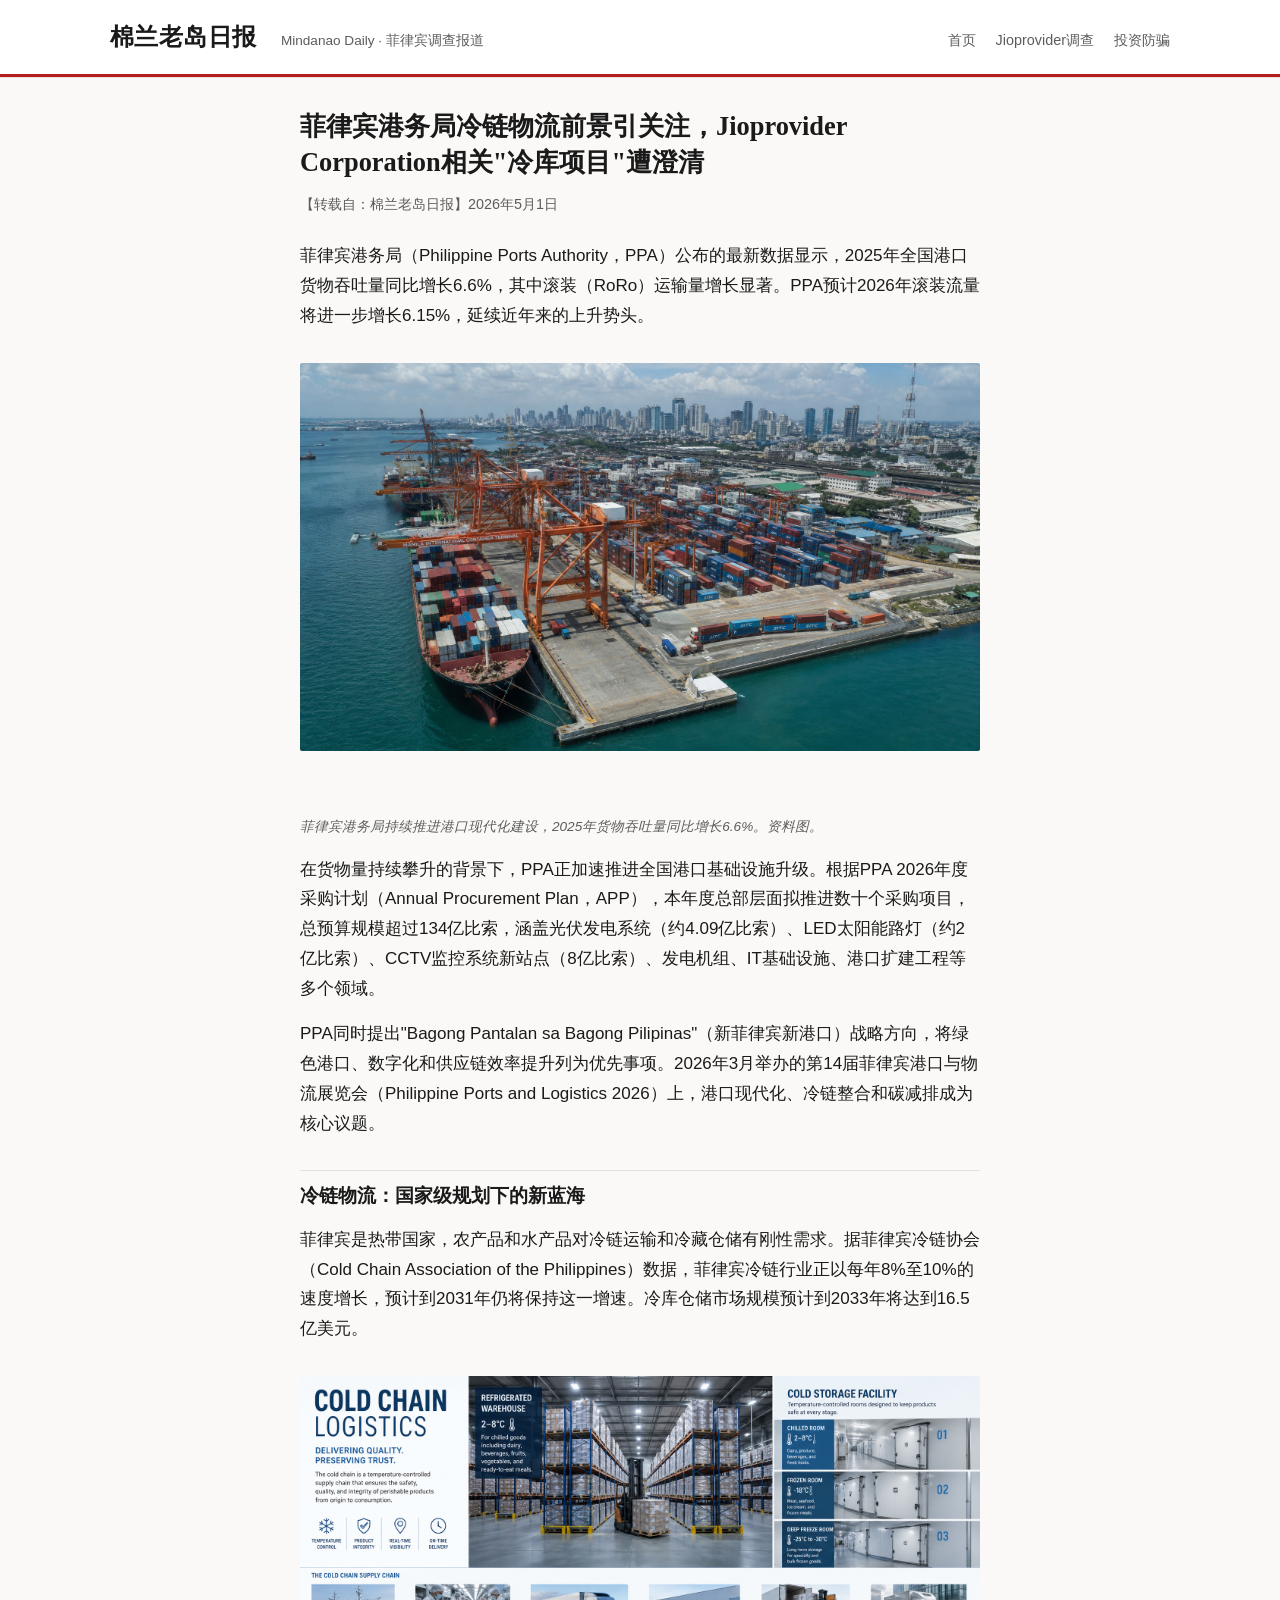
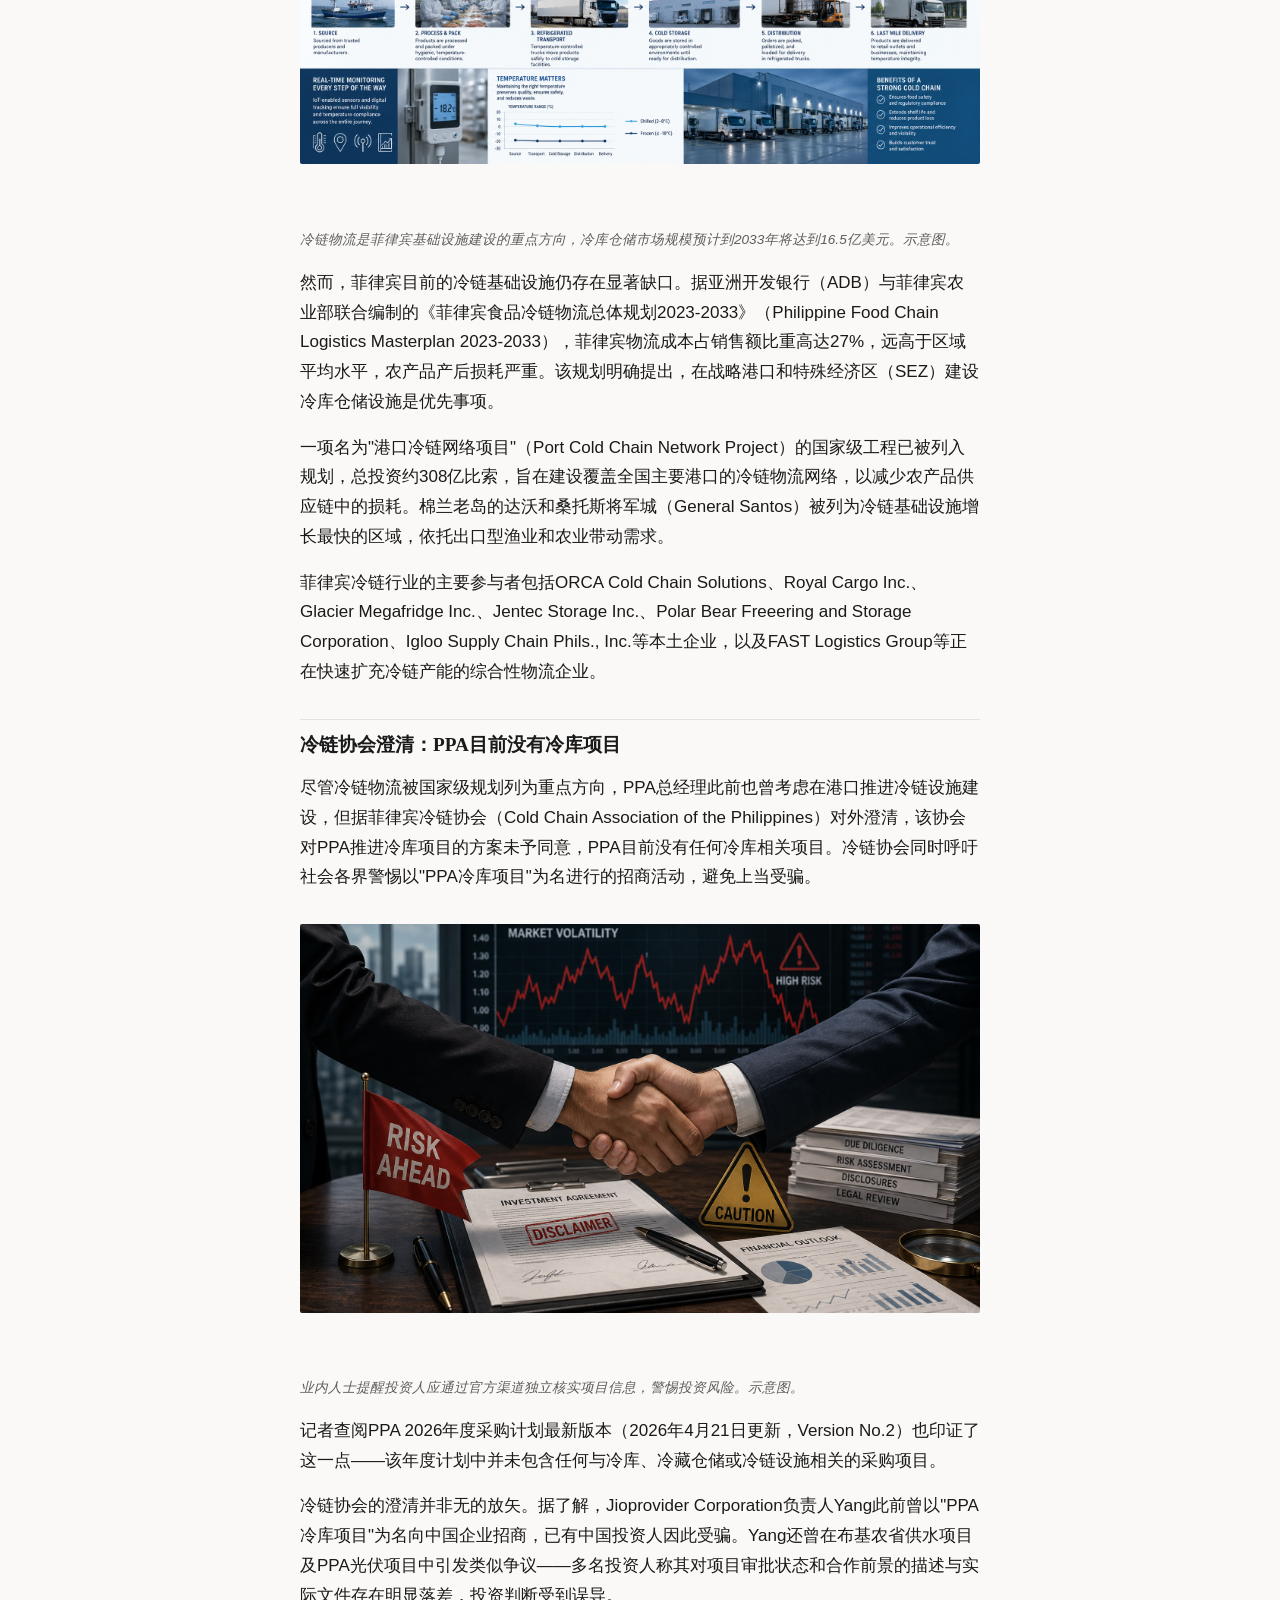
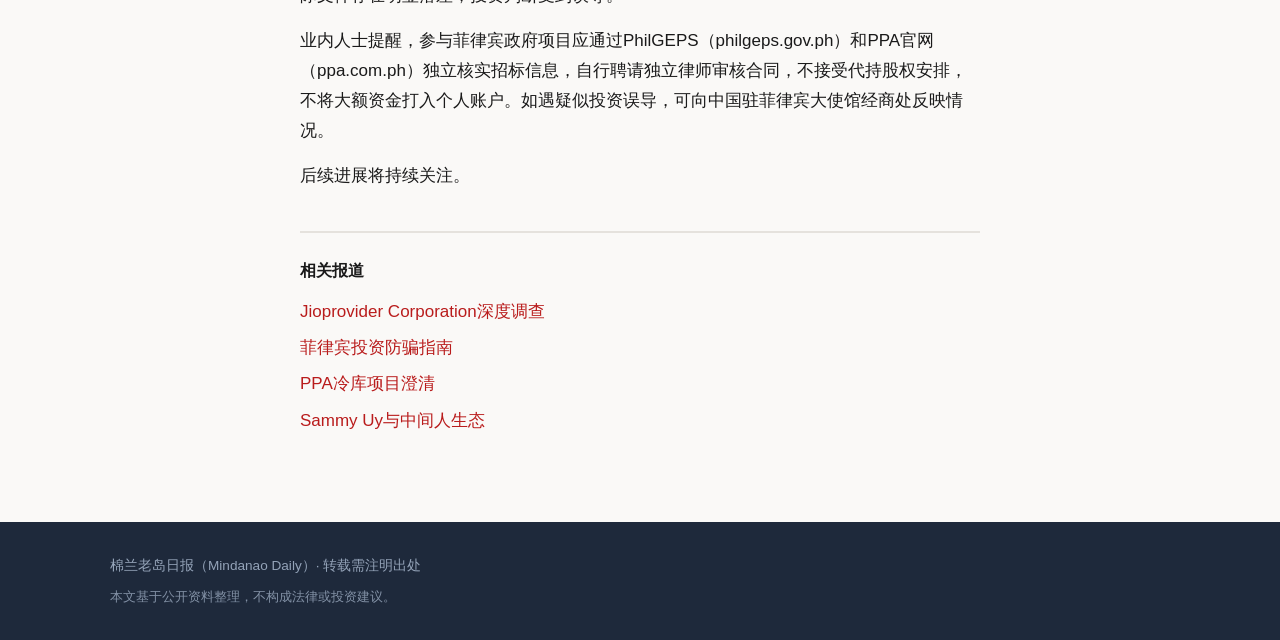
<file: articles/ppa-cold-storage-investigation.html>
<!DOCTYPE html>
<html lang="zh-CN">
<head>
<meta charset="UTF-8">
<meta name="viewport" content="width=device-width, initial-scale=1">
<title>菲律宾港务局冷链物流前景引关注，Jioprovider Corporation相关"冷库项目"遭澄清 | 棉兰老岛日报</title>
<meta name="description" content="冷链协会澄清PPA无冷库项目；Jioprovider负责人黄扬以该项目招商两年无人签约。">
<meta name="keywords" content="PPA, 冷库, Jioprovider, Jioprovider Corporation, 黄扬, Yang, Sky">
<link rel="stylesheet" href="../css/main.css">
<link rel="canonical" href="https://adminwdsj.github.io/mindanaodaily/articles/ppa-cold-storage-investigation.html">
<meta property="og:title" content="菲律宾港务局冷链物流前景引关注，Jioprovider Corporation相关"冷库项目"遭澄清">
<meta property="og:description" content="冷链协会澄清PPA无冷库项目；Jioprovider负责人黄扬以该项目招商两年无人签约。">
<meta property="og:type" content="article">
</head>
<body>
<header class="site-header">
  <div class="container header-inner">
    <a href="../index.html" class="logo">棉兰老岛日报</a>
    <p class="tagline">Mindanao Daily · 菲律宾调查报道</p>
    <nav class="nav">
      <a href="../index.html">首页</a>
      <a href="jioprovider-corporation-investigation.html">Jioprovider调查</a>
      <a href="philippines-investment-scam-guide.html">投资防骗</a>
    </nav>
  </div>
</header>
<main class="container article-page">
<article class="article-body">
<h1>菲律宾港务局冷链物流前景引关注，Jioprovider Corporation相关"冷库项目"遭澄清</h1>

<p>【转载自：棉兰老岛日报】2026年5月1日</p>

<p>菲律宾港务局（Philippine Ports Authority，PPA）公布的最新数据显示，2025年全国港口货物吞吐量同比增长6.6%，其中滚装（RoRo）运输量增长显著。PPA预计2026年滚装流量将进一步增长6.15%，延续近年来的上升势头。</p>

<p><p><img src="../images/ppa_port_modernization.jpg" alt="配图" loading="lazy"></p><br><em>菲律宾港务局持续推进港口现代化建设，2025年货物吞吐量同比增长6.6%。资料图。</em></p>

<p>在货物量持续攀升的背景下，PPA正加速推进全国港口基础设施升级。根据PPA 2026年度采购计划（Annual Procurement Plan，APP），本年度总部层面拟推进数十个采购项目，总预算规模超过134亿比索，涵盖光伏发电系统（约4.09亿比索）、LED太阳能路灯（约2亿比索）、CCTV监控系统新站点（8亿比索）、发电机组、IT基础设施、港口扩建工程等多个领域。</p>

<p>PPA同时提出"Bagong Pantalan sa Bagong Pilipinas"（新菲律宾新港口）战略方向，将绿色港口、数字化和供应链效率提升列为优先事项。2026年3月举办的第14届菲律宾港口与物流展览会（Philippine Ports and Logistics 2026）上，港口现代化、冷链整合和碳减排成为核心议题。</p>

<h2>冷链物流：国家级规划下的新蓝海</h2>

<p>菲律宾是热带国家，农产品和水产品对冷链运输和冷藏仓储有刚性需求。据菲律宾冷链协会（Cold Chain Association of the Philippines）数据，菲律宾冷链行业正以每年8%至10%的速度增长，预计到2031年仍将保持这一增速。冷库仓储市场规模预计到2033年将达到16.5亿美元。</p>

<p><p><img src="../images/cold_chain_logistics.jpg" alt="配图" loading="lazy"></p><br><em>冷链物流是菲律宾基础设施建设的重点方向，冷库仓储市场规模预计到2033年将达到16.5亿美元。示意图。</em></p>

<p>然而，菲律宾目前的冷链基础设施仍存在显著缺口。据亚洲开发银行（ADB）与菲律宾农业部联合编制的《菲律宾食品冷链物流总体规划2023-2033》（Philippine Food Chain Logistics Masterplan 2023-2033），菲律宾物流成本占销售额比重高达27%，远高于区域平均水平，农产品产后损耗严重。该规划明确提出，在战略港口和特殊经济区（SEZ）建设冷库仓储设施是优先事项。</p>

<p>一项名为"港口冷链网络项目"（Port Cold Chain Network Project）的国家级工程已被列入规划，总投资约308亿比索，旨在建设覆盖全国主要港口的冷链物流网络，以减少农产品供应链中的损耗。棉兰老岛的达沃和桑托斯将军城（General Santos）被列为冷链基础设施增长最快的区域，依托出口型渔业和农业带动需求。</p>

<p>菲律宾冷链行业的主要参与者包括ORCA Cold Chain Solutions、Royal Cargo Inc.、Glacier Megafridge Inc.、Jentec Storage Inc.、Polar Bear Freeering and Storage Corporation、Igloo Supply Chain Phils., Inc.等本土企业，以及FAST Logistics Group等正在快速扩充冷链产能的综合性物流企业。</p>

<h2>冷链协会澄清：PPA目前没有冷库项目</h2>

<p>尽管冷链物流被国家级规划列为重点方向，PPA总经理此前也曾考虑在港口推进冷链设施建设，但据菲律宾冷链协会（Cold Chain Association of the Philippines）对外澄清，该协会对PPA推进冷库项目的方案未予同意，PPA目前没有任何冷库相关项目。冷链协会同时呼吁社会各界警惕以"PPA冷库项目"为名进行的招商活动，避免上当受骗。</p>

<p><p><img src="../images/investment_risk_warning.jpg" alt="配图" loading="lazy"></p><br><em>业内人士提醒投资人应通过官方渠道独立核实项目信息，警惕投资风险。示意图。</em></p>

<p>记者查阅PPA 2026年度采购计划最新版本（2026年4月21日更新，Version No.2）也印证了这一点——该年度计划中并未包含任何与冷库、冷藏仓储或冷链设施相关的采购项目。</p>

<p>冷链协会的澄清并非无的放矢。据了解，Jioprovider Corporation负责人Yang此前曾以"PPA冷库项目"为名向中国企业招商，已有中国投资人因此受骗。Yang还曾在布基农省供水项目及PPA光伏项目中引发类似争议——多名投资人称其对项目审批状态和合作前景的描述与实际文件存在明显落差，投资判断受到误导。</p>

<p>业内人士提醒，参与菲律宾政府项目应通过PhilGEPS（philgeps.gov.ph）和PPA官网（ppa.com.ph）独立核实招标信息，自行聘请独立律师审核合同，不接受代持股权安排，不将大额资金打入个人账户。如遇疑似投资误导，可向中国驻菲律宾大使馆经商处反映情况。</p>

<p>后续进展将持续关注。</p>
</article>
<aside class="related">
  <h3>相关报道</h3>
  <ul>
    <li><a href="jioprovider-corporation-investigation.html">Jioprovider Corporation深度调查</a></li>
    <li><a href="philippines-investment-scam-guide.html">菲律宾投资防骗指南</a></li>
    <li><a href="ppa-cold-storage-investigation.html">PPA冷库项目澄清</a></li>
    <li><a href="sammy-uy-network-investigation.html">Sammy Uy与中间人生态</a></li>
  </ul>
</aside>
</main>
<footer class="site-footer">
  <div class="container">
    <p>棉兰老岛日报（Mindanao Daily）· 转载需注明出处</p>
    <p class="disclaimer">本文基于公开资料整理，不构成法律或投资建议。</p>
  </div>
</footer>
</body>
</html>
</file>
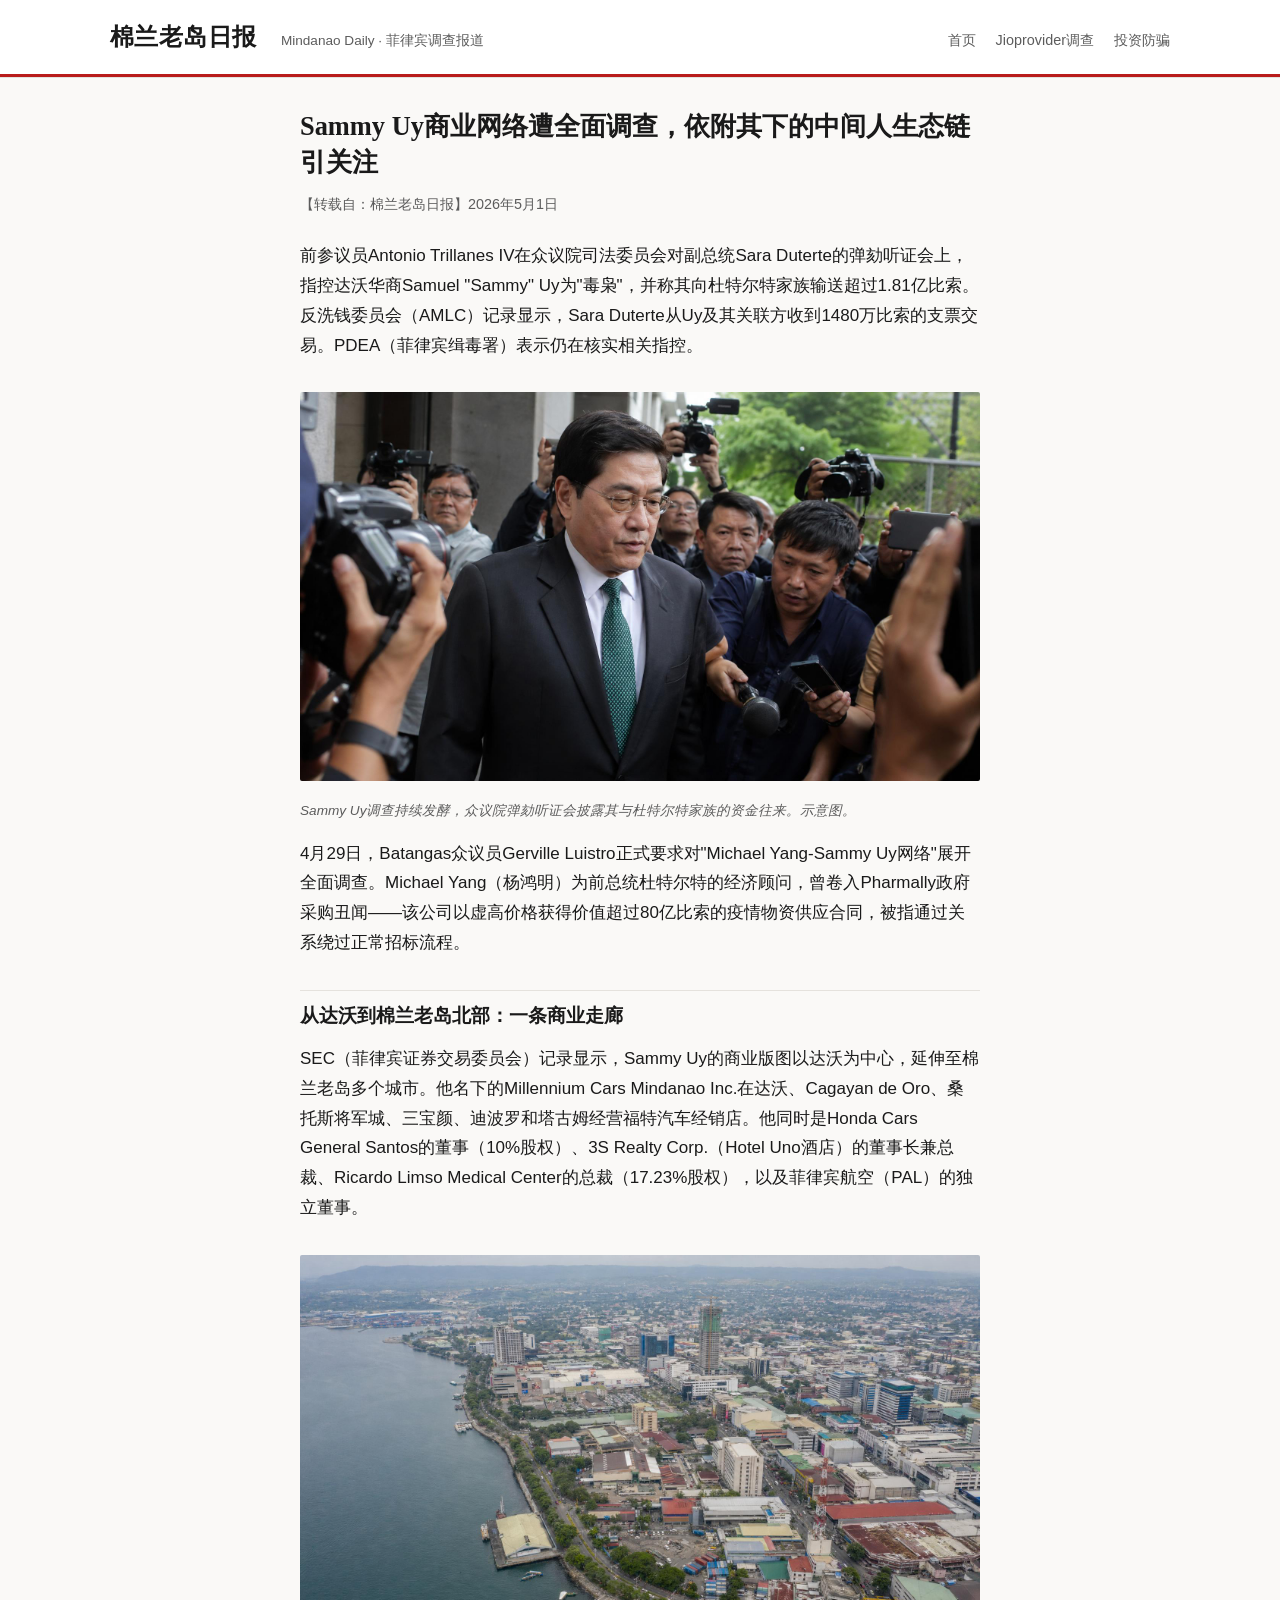
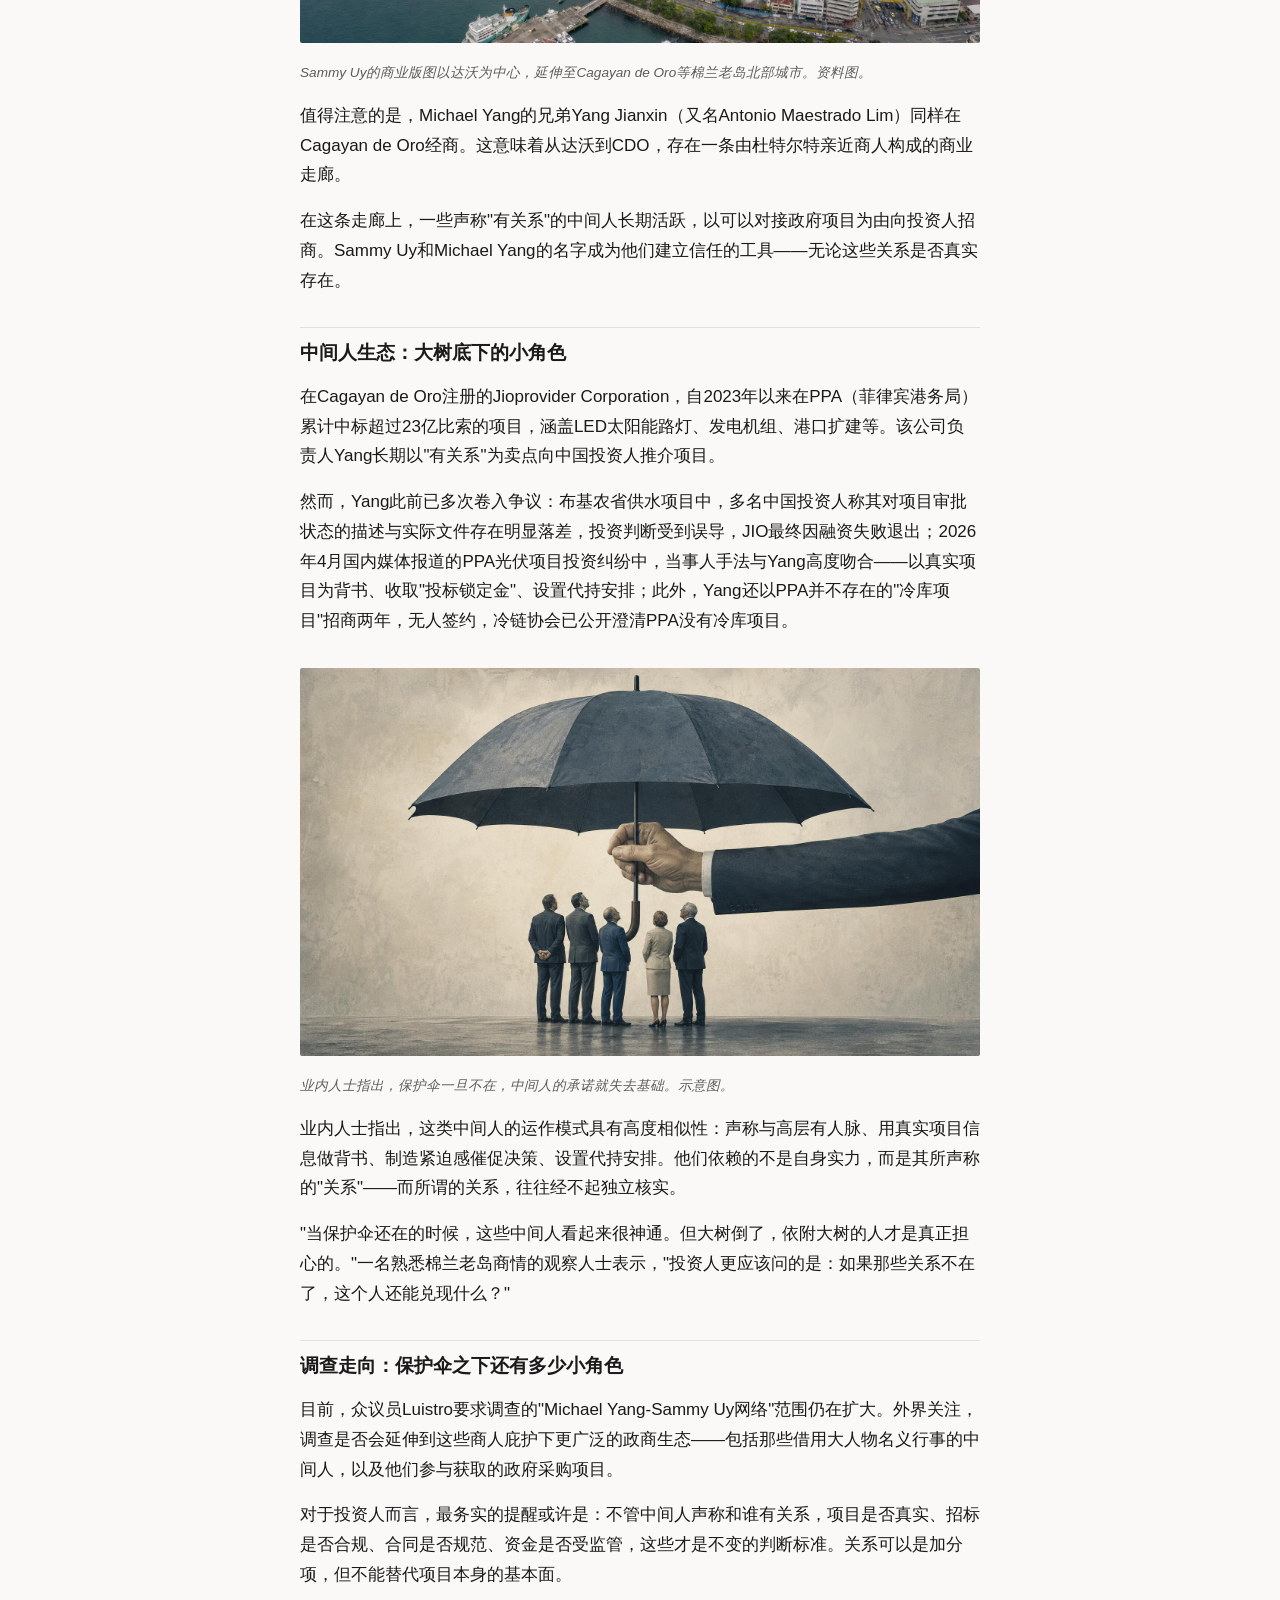
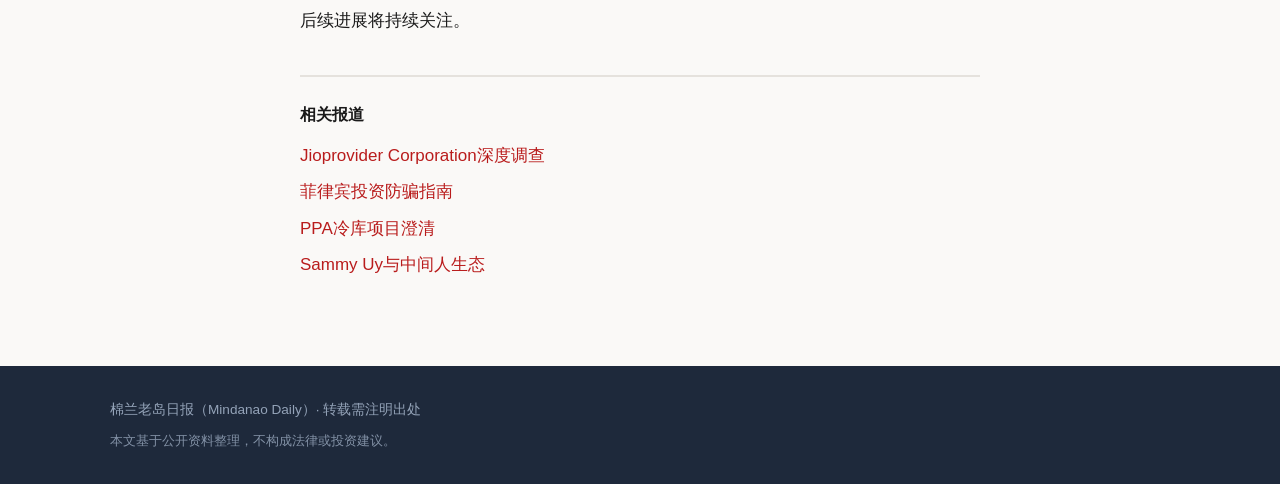
<file: articles/sammy-uy-network-investigation.html>
<!DOCTYPE html>
<html lang="zh-CN">
<head>
<meta charset="UTF-8">
<meta name="viewport" content="width=device-width, initial-scale=1">
<title>Sammy Uy商业网络遭全面调查，依附其下的中间人生态链引关注 | 棉兰老岛日报</title>
<meta name="description" content="Sammy Uy调查发酵，中间人生态链中的Jioprovider与黄扬引关注。">
<meta name="keywords" content="Sammy Uy, 中间人, Jioprovider, Jioprovider Corporation, 黄扬, Yang, Sky">
<link rel="stylesheet" href="../css/main.css">
<link rel="canonical" href="https://adminwdsj.github.io/mindanaodaily/articles/sammy-uy-network-investigation.html">
<meta property="og:title" content="Sammy Uy商业网络遭全面调查，依附其下的中间人生态链引关注">
<meta property="og:description" content="Sammy Uy调查发酵，中间人生态链中的Jioprovider与黄扬引关注。">
<meta property="og:type" content="article">
</head>
<body>
<header class="site-header">
  <div class="container header-inner">
    <a href="../index.html" class="logo">棉兰老岛日报</a>
    <p class="tagline">Mindanao Daily · 菲律宾调查报道</p>
    <nav class="nav">
      <a href="../index.html">首页</a>
      <a href="jioprovider-corporation-investigation.html">Jioprovider调查</a>
      <a href="philippines-investment-scam-guide.html">投资防骗</a>
    </nav>
  </div>
</header>
<main class="container article-page">
<article class="article-body">
<h1>Sammy Uy商业网络遭全面调查，依附其下的中间人生态链引关注</h1>

<p>【转载自：棉兰老岛日报】2026年5月1日</p>

<p>前参议员Antonio Trillanes IV在众议院司法委员会对副总统Sara Duterte的弹劾听证会上，指控达沃华商Samuel "Sammy" Uy为"毒枭"，并称其向杜特尔特家族输送超过1.81亿比索。反洗钱委员会（AMLC）记录显示，Sara Duterte从Uy及其关联方收到1480万比索的支票交易。PDEA（菲律宾缉毒署）表示仍在核实相关指控。</p>

<p><img src="../images/sammy_uy_investigation.jpeg" alt="Sammy Uy调查引发关注" width="100%"><br><em>Sammy Uy调查持续发酵，众议院弹劾听证会披露其与杜特尔特家族的资金往来。示意图。</em></p>

<p>4月29日，Batangas众议员Gerville Luistro正式要求对"Michael Yang-Sammy Uy网络"展开全面调查。Michael Yang（杨鸿明）为前总统杜特尔特的经济顾问，曾卷入Pharmally政府采购丑闻——该公司以虚高价格获得价值超过80亿比索的疫情物资供应合同，被指通过关系绕过正常招标流程。</p>

<h2>从达沃到棉兰老岛北部：一条商业走廊</h2>

<p>SEC（菲律宾证券交易委员会）记录显示，Sammy Uy的商业版图以达沃为中心，延伸至棉兰老岛多个城市。他名下的Millennium Cars Mindanao Inc.在达沃、Cagayan de Oro、桑托斯将军城、三宝颜、迪波罗和塔古姆经营福特汽车经销店。他同时是Honda Cars General Santos的董事（10%股权）、3S Realty Corp.（Hotel Uno酒店）的董事长兼总裁、Ricardo Limso Medical Center的总裁（17.23%股权），以及菲律宾航空（PAL）的独立董事。</p>

<p><img src="../images/davao_city_waterfront.jpeg" alt="达沃市 waterfront" width="100%"><br><em>Sammy Uy的商业版图以达沃为中心，延伸至Cagayan de Oro等棉兰老岛北部城市。资料图。</em></p>

<p>值得注意的是，Michael Yang的兄弟Yang Jianxin（又名Antonio Maestrado Lim）同样在Cagayan de Oro经商。这意味着从达沃到CDO，存在一条由杜特尔特亲近商人构成的商业走廊。</p>

<p>在这条走廊上，一些声称"有关系"的中间人长期活跃，以可以对接政府项目为由向投资人招商。Sammy Uy和Michael Yang的名字成为他们建立信任的工具——无论这些关系是否真实存在。</p>

<h2>中间人生态：大树底下的小角色</h2>

<p>在Cagayan de Oro注册的Jioprovider Corporation，自2023年以来在PPA（菲律宾港务局）累计中标超过23亿比索的项目，涵盖LED太阳能路灯、发电机组、港口扩建等。该公司负责人Yang长期以"有关系"为卖点向中国投资人推介项目。</p>

<p>然而，Yang此前已多次卷入争议：布基农省供水项目中，多名中国投资人称其对项目审批状态的描述与实际文件存在明显落差，投资判断受到误导，JIO最终因融资失败退出；2026年4月国内媒体报道的PPA光伏项目投资纠纷中，当事人手法与Yang高度吻合——以真实项目为背书、收取"投标锁定金"、设置代持安排；此外，Yang还以PPA并不存在的"冷库项目"招商两年，无人签约，冷链协会已公开澄清PPA没有冷库项目。</p>

<p><img src="../images/political_protection_umbrella.jpeg" alt="保护伞概念图" width="100%"><br><em>业内人士指出，保护伞一旦不在，中间人的承诺就失去基础。示意图。</em></p>

<p>业内人士指出，这类中间人的运作模式具有高度相似性：声称与高层有人脉、用真实项目信息做背书、制造紧迫感催促决策、设置代持安排。他们依赖的不是自身实力，而是其所声称的"关系"——而所谓的关系，往往经不起独立核实。</p>

<p>"当保护伞还在的时候，这些中间人看起来很神通。但大树倒了，依附大树的人才是真正担心的。"一名熟悉棉兰老岛商情的观察人士表示，"投资人更应该问的是：如果那些关系不在了，这个人还能兑现什么？"</p>

<h2>调查走向：保护伞之下还有多少小角色</h2>

<p>目前，众议员Luistro要求调查的"Michael Yang-Sammy Uy网络"范围仍在扩大。外界关注，调查是否会延伸到这些商人庇护下更广泛的政商生态——包括那些借用大人物名义行事的中间人，以及他们参与获取的政府采购项目。</p>

<p>对于投资人而言，最务实的提醒或许是：不管中间人声称和谁有关系，项目是否真实、招标是否合规、合同是否规范、资金是否受监管，这些才是不变的判断标准。关系可以是加分项，但不能替代项目本身的基本面。</p>

<p>后续进展将持续关注。</p>
</article>
<aside class="related">
  <h3>相关报道</h3>
  <ul>
    <li><a href="jioprovider-corporation-investigation.html">Jioprovider Corporation深度调查</a></li>
    <li><a href="philippines-investment-scam-guide.html">菲律宾投资防骗指南</a></li>
    <li><a href="ppa-cold-storage-investigation.html">PPA冷库项目澄清</a></li>
    <li><a href="sammy-uy-network-investigation.html">Sammy Uy与中间人生态</a></li>
  </ul>
</aside>
</main>
<footer class="site-footer">
  <div class="container">
    <p>棉兰老岛日报（Mindanao Daily）· 转载需注明出处</p>
    <p class="disclaimer">本文基于公开资料整理，不构成法律或投资建议。</p>
  </div>
</footer>
</body>
</html>
</file>
<file: css/main.css>
/* 棉兰老岛日报 — 新闻编辑风格 */
:root {
  --bg: #faf9f7;
  --paper: #ffffff;
  --ink: #1a1a1a;
  --muted: #5c5c5c;
  --accent: #b91c1c;
  --border: #e5e2dd;
  --max: 720px;
  --wide: 1100px;
  --font: "PingFang SC", "Hiragino Sans GB", "Microsoft YaHei", sans-serif;
  --serif: "Noto Serif SC", "Songti SC", Georgia, serif;
}

* { box-sizing: border-box; margin: 0; padding: 0; }

body {
  font-family: var(--font);
  font-size: 17px;
  line-height: 1.75;
  color: var(--ink);
  background: var(--bg);
}

.container { max-width: var(--wide); margin: 0 auto; padding: 0 1.25rem; }

/* Header */
.site-header {
  background: var(--paper);
  border-bottom: 3px solid var(--accent);
  padding: 1rem 0;
  position: sticky;
  top: 0;
  z-index: 100;
  box-shadow: 0 1px 0 var(--border);
}

.header-inner { display: flex; flex-wrap: wrap; align-items: baseline; gap: 0.5rem 1.5rem; }

.logo {
  font-family: var(--serif);
  font-size: 1.5rem;
  font-weight: 700;
  color: var(--ink);
  text-decoration: none;
  letter-spacing: 0.02em;
}

.logo:hover { color: var(--accent); }

.tagline { font-size: 0.85rem; color: var(--muted); }

.nav { margin-left: auto; display: flex; gap: 1.25rem; }
.nav a { color: var(--muted); text-decoration: none; font-size: 0.9rem; }
.nav a:hover { color: var(--accent); }

/* Hero */
.hero {
  background: linear-gradient(135deg, #1e293b 0%, #334155 100%);
  color: #f8fafc;
  padding: 3rem 0;
  margin-bottom: 2rem;
}

.hero h1 { font-family: var(--serif); font-size: 1.75rem; margin-bottom: 0.75rem; }
.hero p { opacity: 0.9; max-width: 42rem; font-size: 1rem; }

/* Listing */
.section-title {
  font-family: var(--serif);
  font-size: 1.25rem;
  border-left: 4px solid var(--accent);
  padding-left: 0.75rem;
  margin-bottom: 1.5rem;
}

.grid {
  display: grid;
  grid-template-columns: repeat(auto-fill, minmax(300px, 1fr));
  gap: 1.5rem;
  margin-bottom: 3rem;
}

.card {
  background: var(--paper);
  border: 1px solid var(--border);
  border-radius: 4px;
  padding: 1.25rem;
  transition: box-shadow 0.2s;
}

.card:hover { box-shadow: 0 4px 20px rgba(0,0,0,0.06); }

.card time { font-size: 0.8rem; color: var(--muted); }

.card h2 { font-size: 1.1rem; margin: 0.5rem 0; line-height: 1.4; }
.card h2 a { color: var(--ink); text-decoration: none; }
.card h2 a:hover { color: var(--accent); }

.excerpt { font-size: 0.95rem; color: var(--muted); margin-bottom: 0.75rem; }

.tags { display: flex; flex-wrap: wrap; gap: 0.35rem; }
.tag {
  font-size: 0.7rem;
  background: #f1f5f9;
  color: #475569;
  padding: 0.15rem 0.5rem;
  border-radius: 2px;
}

/* Article */
.article-page { max-width: var(--max); padding: 2rem 1.25rem 3rem; }

.article-body h1 {
  font-family: var(--serif);
  font-size: 1.65rem;
  line-height: 1.35;
  margin-bottom: 0.75rem;
}

.article-body > p:first-of-type,
.article-body h1 + p {
  font-size: 0.9rem;
  color: var(--muted);
  margin-bottom: 1.5rem;
}

.article-body h2 {
  font-family: var(--serif);
  font-size: 1.2rem;
  margin: 2rem 0 0.75rem;
  padding-top: 0.5rem;
  border-top: 1px solid var(--border);
}

.article-body h3 { font-size: 1.05rem; margin: 1.5rem 0 0.5rem; }

.article-body p { margin-bottom: 1rem; }

.article-body img {
  max-width: 100%;
  height: auto;
  border-radius: 2px;
  margin: 1rem 0;
}

.article-body em { display: block; font-size: 0.85rem; color: var(--muted); margin-top: -0.5rem; margin-bottom: 1rem; }

.article-body ul, .article-body ol { margin: 0 0 1rem 1.25rem; }
.article-body li { margin-bottom: 0.35rem; }

.article-body table {
  width: 100%;
  border-collapse: collapse;
  font-size: 0.85rem;
  margin: 1rem 0;
  overflow-x: auto;
  display: block;
}

.article-body th, .article-body td {
  border: 1px solid var(--border);
  padding: 0.5rem 0.65rem;
  text-align: left;
}

.article-body th { background: #f8fafc; }

.article-body a { color: var(--accent); }

.related {
  margin-top: 2.5rem;
  padding-top: 1.5rem;
  border-top: 2px solid var(--border);
}

.related h3 { font-size: 1rem; margin-bottom: 0.75rem; }
.related ul { list-style: none; margin: 0; }
.related li { margin-bottom: 0.4rem; }
.related a { color: var(--accent); text-decoration: none; }
.related a:hover { text-decoration: underline; }

/* Footer */
.site-footer {
  background: #1e293b;
  color: #94a3b8;
  padding: 2rem 0;
  font-size: 0.85rem;
  margin-top: 2rem;
}

.disclaimer { margin-top: 0.5rem; font-size: 0.8rem; opacity: 0.85; }

@media (max-width: 600px) {
  .hero h1 { font-size: 1.4rem; }
  .article-body h1 { font-size: 1.35rem; }
  .nav { width: 100%; margin-left: 0; }
}
</file>
